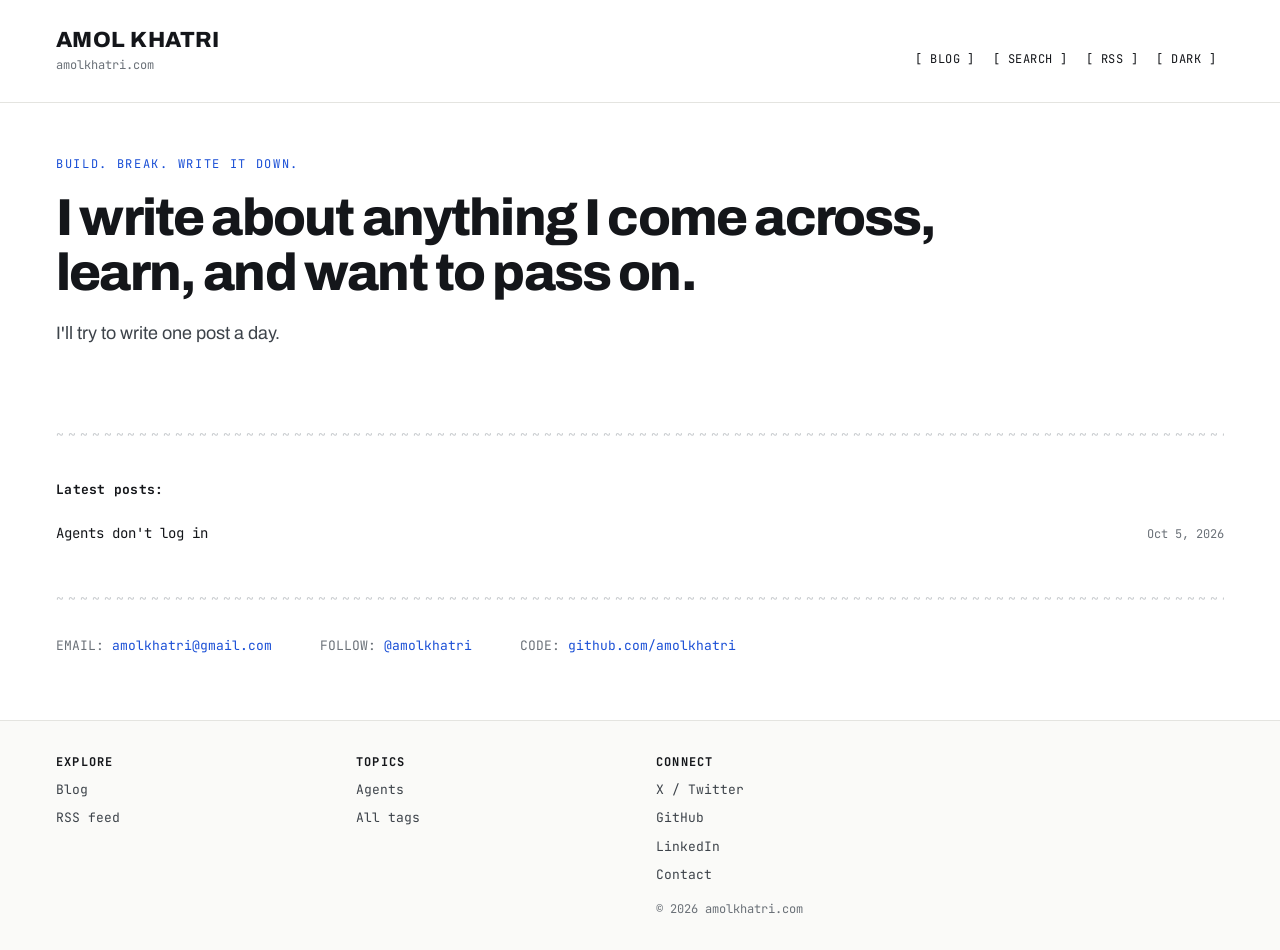
<file: index.html>
<!DOCTYPE html><html lang="en" data-theme="light"><head><meta charset="utf-8"><meta name="viewport" content="width=device-width, initial-scale=1"><title>Amol Khatri — things I learn, written down</title><meta name="description" content="Short posts on anything I come across, learn, and want to pass on. One a day, if I can."><link rel="canonical" href="https://amolkhatri.com/"><meta property="og:type" content="website"><meta property="og:title" content="Amol Khatri — things I learn, written down"><meta property="og:description" content="Short posts on anything I come across, learn, and want to pass on. One a day, if I can."><meta property="og:url" content="https://amolkhatri.com/"><meta property="og:site_name" content="amolkhatri.com"><meta property="og:image" content="https://amolkhatri.com/og.png"><meta property="og:image:width" content="1200"><meta property="og:image:height" content="630"><meta property="og:image:alt" content="Amol Khatri — amolkhatri.com"><meta name="twitter:card" content="summary_large_image"><meta name="twitter:title" content="Amol Khatri — things I learn, written down"><meta name="twitter:description" content="Short posts on anything I come across, learn, and want to pass on. One a day, if I can."><meta name="twitter:image" content="https://amolkhatri.com/og.png"><meta name="theme-color" content="#ffffff" media="(prefers-color-scheme: light)"><meta name="theme-color" content="#0b0e11" media="(prefers-color-scheme: dark)"><link rel="icon" href="/favicon.svg" type="image/svg+xml"><link rel="alternate" type="application/rss+xml" title="amolkhatri.com" href="/rss.xml"><link rel="sitemap" href="/sitemap-index.xml"><!--
      Resolve the theme before first paint so there is no light flash on a
      dark-mode reload. Kept inline and tiny on purpose.
    --><script>
      (() => {
        try {
          const stored = localStorage.getItem('theme');
          const dark = stored
            ? stored === 'dark'
            : window.matchMedia('(prefers-color-scheme: dark)').matches;
          document.documentElement.dataset.theme = dark ? 'dark' : 'light';
        } catch {
          /* Private mode or blocked storage: the light default stands. */
        }
      })();
    </script><link rel="stylesheet" href="/_astro/Base.6Z8OEpAk.css"><script type="module" src="/_astro/page.CMFgH77u.js"></script></head><body><a class="skip-link" href="#main">Skip to content</a><header class="masthead"><div class="wrap masthead__inner"><a class="wordmark" href="/"><span class="wordmark__name">AMOL KHATRI</span><span class="wordmark__host">amolkhatri.com</span></a><nav class="nav" aria-label="Primary"><a href="/blog">[ BLOG ]</a><a href="/search">[ SEARCH ]</a><a href="/rss.xml">[ RSS ]</a><button class="theme-toggle" type="button" data-theme-toggle aria-live="polite"><span class="visually-hidden">Toggle colour theme</span><span data-theme-label>[ THEME ]</span></button><script type="module">var e=document.querySelector(`[data-theme-toggle]`),t=document.querySelector(`[data-theme-label]`),n=document.documentElement;function r(){let r=n.dataset.theme===`dark`;t&&(t.textContent=r?`[ LIGHT ]`:`[ DARK ]`),e?.setAttribute(`aria-label`,r?`Switch to light theme`:`Switch to dark theme`)}e?.addEventListener(`click`,()=>{let e=n.dataset.theme===`dark`?`light`:`dark`;n.dataset.theme=e;try{localStorage.setItem(`theme`,e)}catch{}r()}),r();</script></nav></div></header><main id="main"><div class="wrap"><section class="hero"><div class="label label--accent">BUILD. BREAK. WRITE IT DOWN.</div><h1>I write about anything I come across, learn, and want to pass on.</h1><p>I'll try to write one post a day.</p></section><div class="squiggle" aria-hidden="true">~~~~~~~~~~~~~~~~~~~~~~~~~~~~~~~~~~~~~~~~~~~~~~~~~~~~~~~~~~~~~~~~~~~~~~~~~~~~~~~~~~~~~~~~~~~~~~~~~~~~~~~~~~~~~~~~~~~~~~~~~~~~~~~~~~~~~~~~~~~~~~~~~~~~~~~~~~~~~~~~~~~~~~~~~~~~~~~~~~~~~~~~~~~~~~~~~~~~~~~~</div><div class="cols cols--single"><section class="col" aria-labelledby="latest-posts"><h2 class="heading-sm" id="latest-posts">Latest posts:</h2><div class="rows"><a class="row" href="/blog/agent-delegation"><span class="row__title">Agents don&#39;t log in</span><time class="row__date" datetime="2026-10-05">Oct 5, 2026</time></a></div></section></div><div class="squiggle" aria-hidden="true">~~~~~~~~~~~~~~~~~~~~~~~~~~~~~~~~~~~~~~~~~~~~~~~~~~~~~~~~~~~~~~~~~~~~~~~~~~~~~~~~~~~~~~~~~~~~~~~~~~~~~~~~~~~~~~~~~~~~~~~~~~~~~~~~~~~~~~~~~~~~~~~~~~~~~~~~~~~~~~~~~~~~~~~~~~~~~~~~~~~~~~~~~~~~~~~~~~~~~~~~</div><div class="contact-row"><div><span class="contact-row__key">EMAIL:</span> <a href="mailto:amolkhatri@gmail.com">amolkhatri@gmail.com</a></div><div><span class="contact-row__key">FOLLOW:</span> <a href="https://x.com/amolkhatri" rel="me noopener">@amolkhatri</a></div><div><span class="contact-row__key">CODE:</span> <a href="https://github.com/amolkhatri" rel="me noopener">github.com/amolkhatri</a></div></div></div></main><footer class="site-footer"><div class="wrap site-footer__inner"><div class="footer-col"><div class="footer-col__head">EXPLORE</div><a href="/blog">Blog</a><a href="/rss.xml">RSS feed</a></div><div class="footer-col"><div class="footer-col__head">TOPICS</div><a href="/tags/agents">Agents</a><a href="/tags">All tags</a></div><div class="footer-col"><div class="footer-col__head">CONNECT</div><a href="https://x.com/amolkhatri" rel="me noopener">X / Twitter</a><a href="https://github.com/amolkhatri" rel="me noopener">GitHub</a><a href="https://www.linkedin.com/in/amolkhatri" rel="me noopener">LinkedIn</a><a href="mailto:amolkhatri@gmail.com">Contact</a><div class="footer-col__fine">© 2026 amolkhatri.com</div></div></div></footer></body></html>
</file>
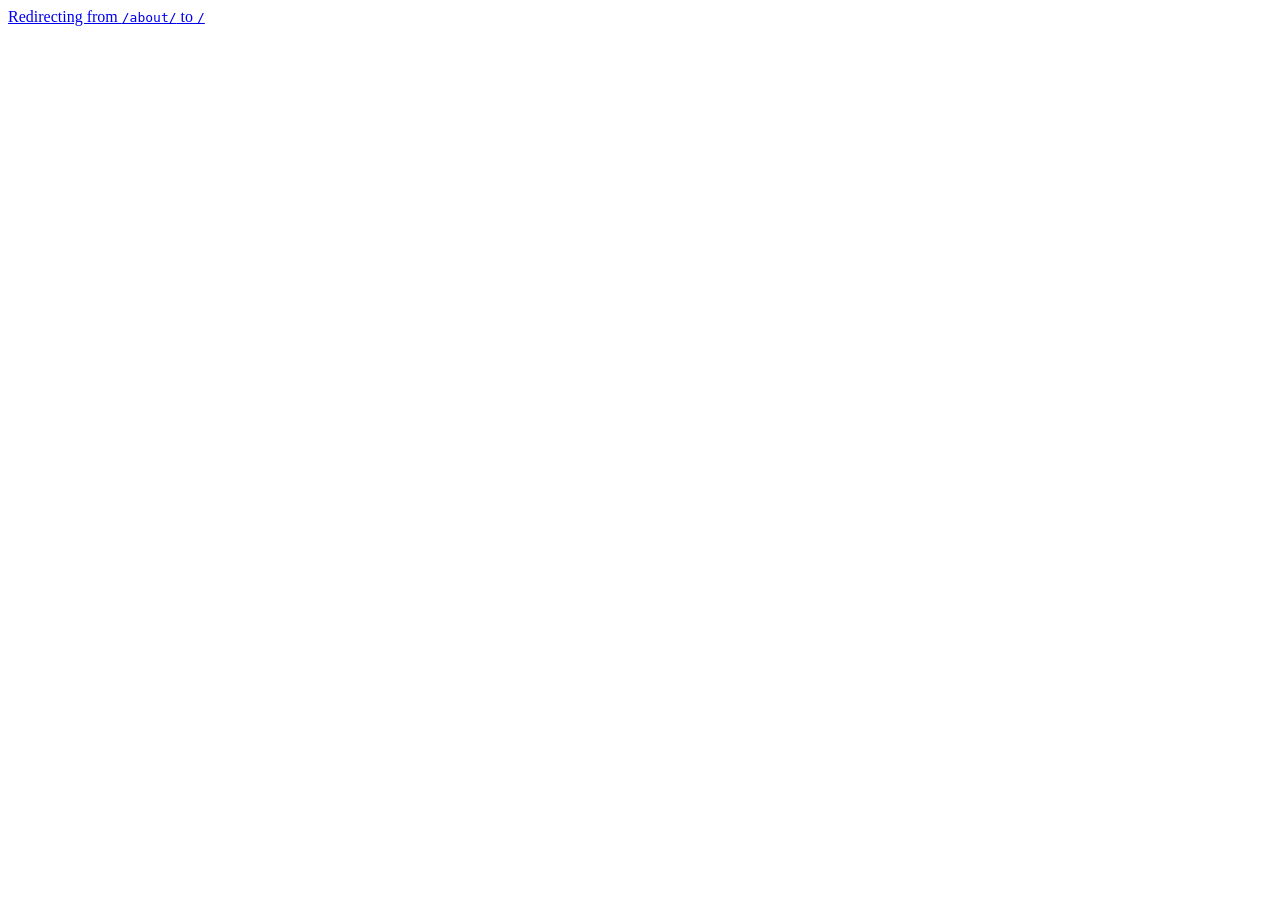
<file: about/index.html>
<!doctype html><title>Redirecting to: /</title><meta http-equiv="refresh" content="2;url=/"><meta name="robots" content="noindex"><link rel="canonical" href="https://amolkhatri.com/"><body>	<a href="/">Redirecting from <code>/about/</code> to <code>/</code></a></body>
</file>
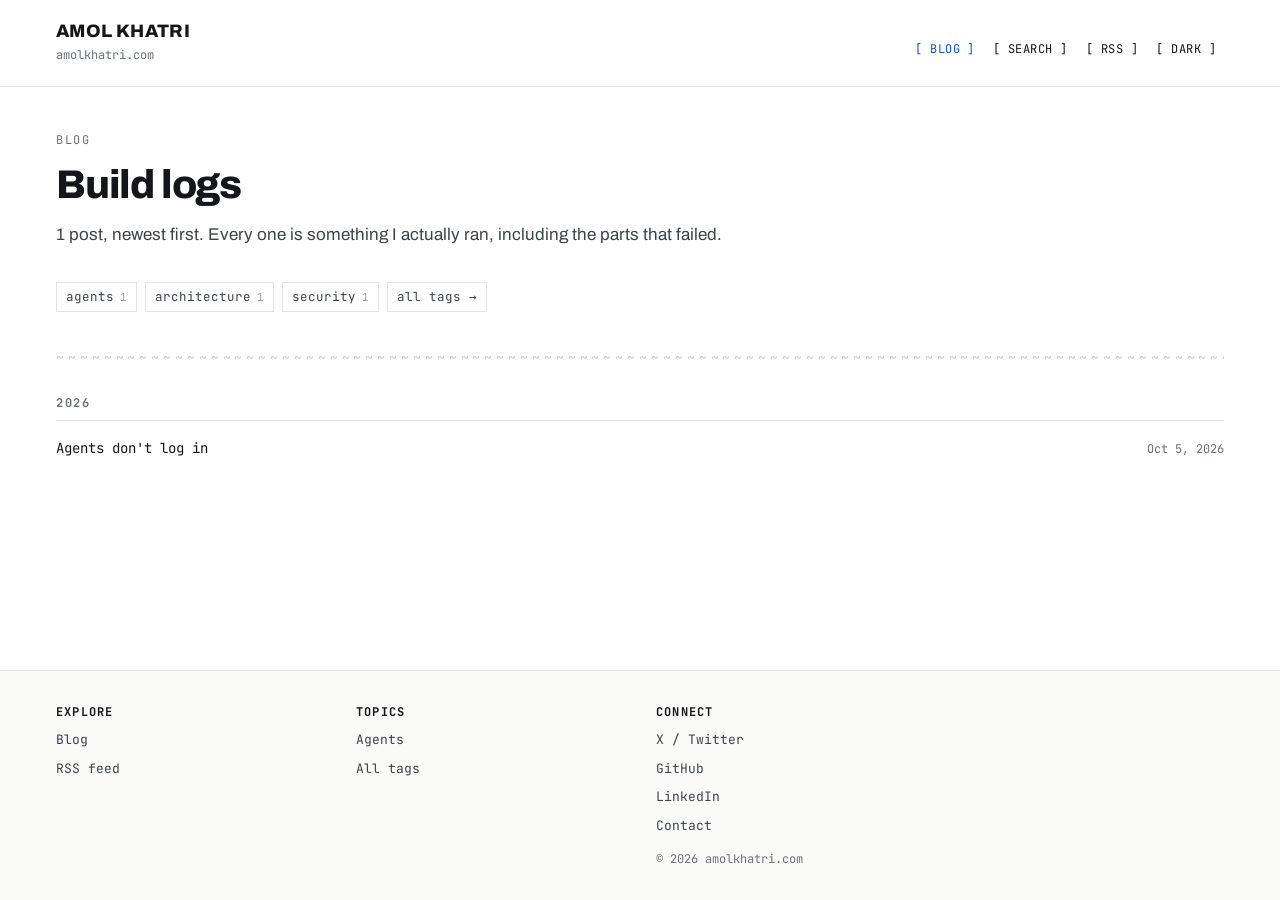
<file: blog/index.html>
<!DOCTYPE html><html lang="en" data-theme="light"><head><meta charset="utf-8"><meta name="viewport" content="width=device-width, initial-scale=1"><title>Blog — amolkhatri.com</title><meta name="description" content="Every build log, newest first: agents, migrations, Core Web Vitals and SEO."><link rel="canonical" href="https://amolkhatri.com/blog/"><meta property="og:type" content="website"><meta property="og:title" content="Blog — amolkhatri.com"><meta property="og:description" content="Every build log, newest first: agents, migrations, Core Web Vitals and SEO."><meta property="og:url" content="https://amolkhatri.com/blog/"><meta property="og:site_name" content="amolkhatri.com"><meta property="og:image" content="https://amolkhatri.com/og.png"><meta property="og:image:width" content="1200"><meta property="og:image:height" content="630"><meta property="og:image:alt" content="Amol Khatri — amolkhatri.com"><meta name="twitter:card" content="summary_large_image"><meta name="twitter:title" content="Blog — amolkhatri.com"><meta name="twitter:description" content="Every build log, newest first: agents, migrations, Core Web Vitals and SEO."><meta name="twitter:image" content="https://amolkhatri.com/og.png"><meta name="theme-color" content="#ffffff" media="(prefers-color-scheme: light)"><meta name="theme-color" content="#0b0e11" media="(prefers-color-scheme: dark)"><link rel="icon" href="/favicon.svg" type="image/svg+xml"><link rel="alternate" type="application/rss+xml" title="amolkhatri.com" href="/rss.xml"><link rel="sitemap" href="/sitemap-index.xml"><!--
      Resolve the theme before first paint so there is no light flash on a
      dark-mode reload. Kept inline and tiny on purpose.
    --><script>
      (() => {
        try {
          const stored = localStorage.getItem('theme');
          const dark = stored
            ? stored === 'dark'
            : window.matchMedia('(prefers-color-scheme: dark)').matches;
          document.documentElement.dataset.theme = dark ? 'dark' : 'light';
        } catch {
          /* Private mode or blocked storage: the light default stands. */
        }
      })();
    </script><link rel="stylesheet" href="/_astro/Base.6Z8OEpAk.css"><script type="module" src="/_astro/page.CMFgH77u.js"></script></head><body><a class="skip-link" href="#main">Skip to content</a><header class="masthead masthead--compact"><div class="wrap masthead__inner"><a class="wordmark" href="/"><span class="wordmark__name">AMOL KHATRI</span><span class="wordmark__host">amolkhatri.com</span></a><nav class="nav" aria-label="Primary"><a href="/blog" aria-current="page">[ BLOG ]</a><a href="/search">[ SEARCH ]</a><a href="/rss.xml">[ RSS ]</a><button class="theme-toggle" type="button" data-theme-toggle aria-live="polite"><span class="visually-hidden">Toggle colour theme</span><span data-theme-label>[ THEME ]</span></button><script type="module">var e=document.querySelector(`[data-theme-toggle]`),t=document.querySelector(`[data-theme-label]`),n=document.documentElement;function r(){let r=n.dataset.theme===`dark`;t&&(t.textContent=r?`[ LIGHT ]`:`[ DARK ]`),e?.setAttribute(`aria-label`,r?`Switch to light theme`:`Switch to dark theme`)}e?.addEventListener(`click`,()=>{let e=n.dataset.theme===`dark`?`light`:`dark`;n.dataset.theme=e;try{localStorage.setItem(`theme`,e)}catch{}r()}),r();</script></nav></div></header><main id="main"><div class="wrap"><section class="page-head"><div class="label">BLOG</div><h1>Build logs</h1><p>1 post, newest first. Every one is something I
        actually ran, including the parts that failed.</p></section><div class="tag-cloud"><a class="tag" href="/tags/agents"><span>agents</span><span class="tag__count">1</span></a><a class="tag" href="/tags/architecture"><span>architecture</span><span class="tag__count">1</span></a><a class="tag" href="/tags/security"><span>security</span><span class="tag__count">1</span></a><a class="tag" href="/tags">all tags →</a></div><div class="squiggle" aria-hidden="true">~~~~~~~~~~~~~~~~~~~~~~~~~~~~~~~~~~~~~~~~~~~~~~~~~~~~~~~~~~~~~~~~~~~~~~~~~~~~~~~~~~~~~~~~~~~~~~~~~~~~~~~~~~~~~~~~~~~~~~~~~~~~~~~~~~~~~~~~~~~~~~~~~~~~~~~~~~~~~~~~~~~~~~~~~~~~~~~~~~~~~~~~~~~~~~~~~~~~~~~~</div><section class="year-group" aria-labelledby="year-2026"><h2 class="year-group__label" id="year-2026">2026</h2><div class="rows"><a class="row" href="/blog/agent-delegation"><span class="row__title">Agents don&#39;t log in</span><time class="row__date" datetime="2026-10-05">Oct 5, 2026</time></a></div></section></div></main><footer class="site-footer"><div class="wrap site-footer__inner"><div class="footer-col"><div class="footer-col__head">EXPLORE</div><a href="/blog">Blog</a><a href="/rss.xml">RSS feed</a></div><div class="footer-col"><div class="footer-col__head">TOPICS</div><a href="/tags/agents">Agents</a><a href="/tags">All tags</a></div><div class="footer-col"><div class="footer-col__head">CONNECT</div><a href="https://x.com/amolkhatri" rel="me noopener">X / Twitter</a><a href="https://github.com/amolkhatri" rel="me noopener">GitHub</a><a href="https://www.linkedin.com/in/amolkhatri" rel="me noopener">LinkedIn</a><a href="mailto:amolkhatri@gmail.com">Contact</a><div class="footer-col__fine">© 2026 amolkhatri.com</div></div></div></footer></body></html>
</file>
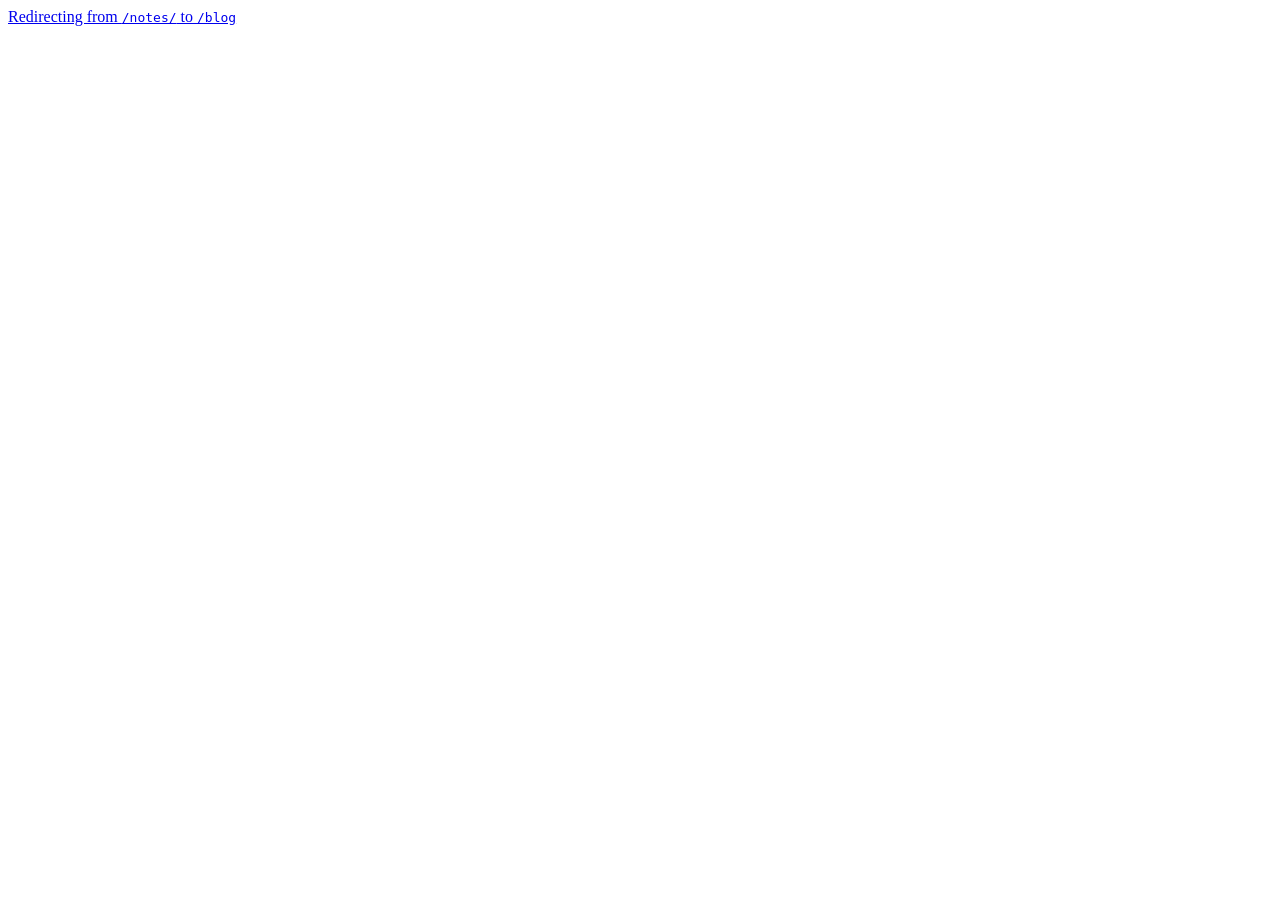
<file: notes/index.html>
<!doctype html><title>Redirecting to: /blog</title><meta http-equiv="refresh" content="2;url=/blog"><meta name="robots" content="noindex"><link rel="canonical" href="https://amolkhatri.com/blog"><body>	<a href="/blog">Redirecting from <code>/notes/</code> to <code>/blog</code></a></body>
</file>
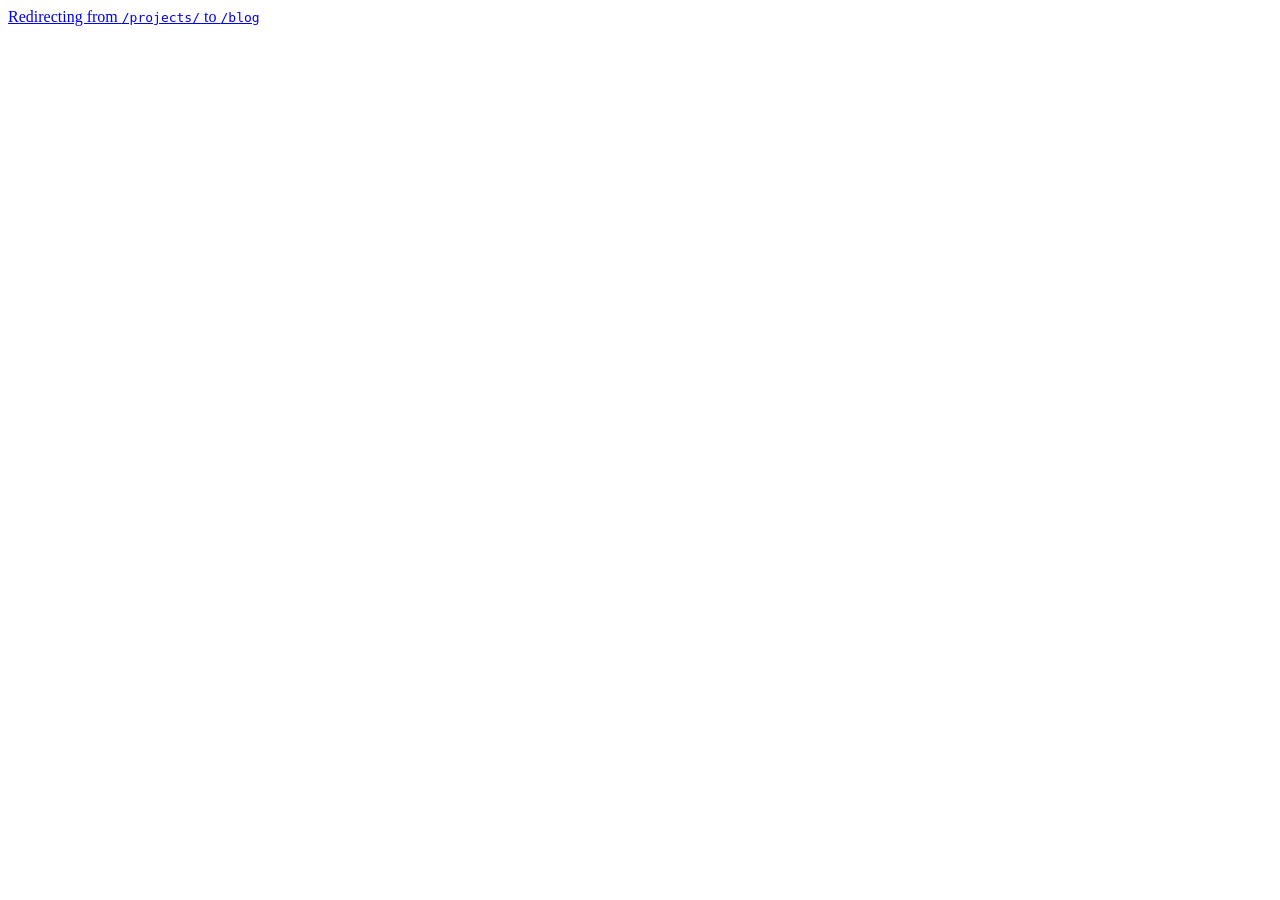
<file: projects/index.html>
<!doctype html><title>Redirecting to: /blog</title><meta http-equiv="refresh" content="2;url=/blog"><meta name="robots" content="noindex"><link rel="canonical" href="https://amolkhatri.com/blog"><body>	<a href="/blog">Redirecting from <code>/projects/</code> to <code>/blog</code></a></body>
</file>
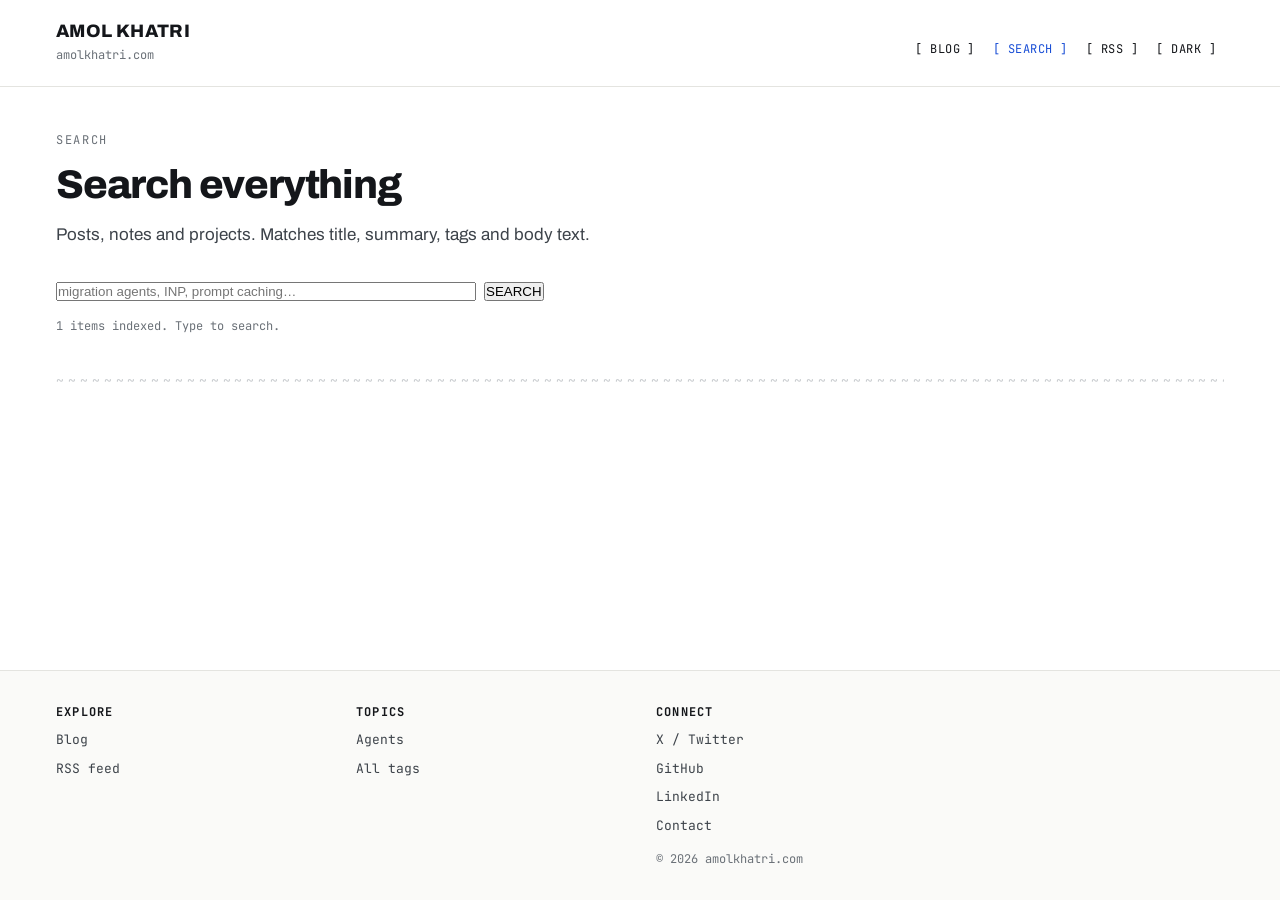
<file: search/index.html>
<!DOCTYPE html><html lang="en" data-theme="light"><head><meta charset="utf-8"><meta name="viewport" content="width=device-width, initial-scale=1"><title>Search — amolkhatri.com</title><meta name="description" content="Search every post, note and project."><link rel="canonical" href="https://amolkhatri.com/search/"><meta name="robots" content="noindex, nofollow"><meta property="og:type" content="website"><meta property="og:title" content="Search — amolkhatri.com"><meta property="og:description" content="Search every post, note and project."><meta property="og:url" content="https://amolkhatri.com/search/"><meta property="og:site_name" content="amolkhatri.com"><meta property="og:image" content="https://amolkhatri.com/og.png"><meta property="og:image:width" content="1200"><meta property="og:image:height" content="630"><meta property="og:image:alt" content="Amol Khatri — amolkhatri.com"><meta name="twitter:card" content="summary_large_image"><meta name="twitter:title" content="Search — amolkhatri.com"><meta name="twitter:description" content="Search every post, note and project."><meta name="twitter:image" content="https://amolkhatri.com/og.png"><meta name="theme-color" content="#ffffff" media="(prefers-color-scheme: light)"><meta name="theme-color" content="#0b0e11" media="(prefers-color-scheme: dark)"><link rel="icon" href="/favicon.svg" type="image/svg+xml"><link rel="alternate" type="application/rss+xml" title="amolkhatri.com" href="/rss.xml"><link rel="sitemap" href="/sitemap-index.xml"><!--
      Resolve the theme before first paint so there is no light flash on a
      dark-mode reload. Kept inline and tiny on purpose.
    --><script>
      (() => {
        try {
          const stored = localStorage.getItem('theme');
          const dark = stored
            ? stored === 'dark'
            : window.matchMedia('(prefers-color-scheme: dark)').matches;
          document.documentElement.dataset.theme = dark ? 'dark' : 'light';
        } catch {
          /* Private mode or blocked storage: the light default stands. */
        }
      })();
    </script><link rel="stylesheet" href="/_astro/Base.6Z8OEpAk.css"><script type="module" src="/_astro/page.CMFgH77u.js"></script></head><body><a class="skip-link" href="#main">Skip to content</a><header class="masthead masthead--compact"><div class="wrap masthead__inner"><a class="wordmark" href="/"><span class="wordmark__name">AMOL KHATRI</span><span class="wordmark__host">amolkhatri.com</span></a><nav class="nav" aria-label="Primary"><a href="/blog">[ BLOG ]</a><a href="/search" aria-current="page">[ SEARCH ]</a><a href="/rss.xml">[ RSS ]</a><button class="theme-toggle" type="button" data-theme-toggle aria-live="polite"><span class="visually-hidden">Toggle colour theme</span><span data-theme-label>[ THEME ]</span></button><script type="module">var e=document.querySelector(`[data-theme-toggle]`),t=document.querySelector(`[data-theme-label]`),n=document.documentElement;function r(){let r=n.dataset.theme===`dark`;t&&(t.textContent=r?`[ LIGHT ]`:`[ DARK ]`),e?.setAttribute(`aria-label`,r?`Switch to light theme`:`Switch to dark theme`)}e?.addEventListener(`click`,()=>{let e=n.dataset.theme===`dark`?`light`:`dark`;n.dataset.theme=e;try{localStorage.setItem(`theme`,e)}catch{}r()}),r();</script></nav></div></header><main id="main"><div class="wrap"><section class="page-head"><div class="label">SEARCH</div><h1>Search everything</h1><p>Posts, notes and projects. Matches title, summary, tags and body text.</p></section><form class="search-form" role="search" data-search-form><label class="visually-hidden" for="q">Search terms</label><input class="field" id="q" name="q" type="search" placeholder="migration agents, INP, prompt caching…" autocomplete="off" autocapitalize="off" spellcheck="false"><button class="btn" type="submit">SEARCH</button></form><p class="search-meta" data-search-meta aria-live="polite">Loading index…</p><div class="squiggle" aria-hidden="true">~~~~~~~~~~~~~~~~~~~~~~~~~~~~~~~~~~~~~~~~~~~~~~~~~~~~~~~~~~~~~~~~~~~~~~~~~~~~~~~~~~~~~~~~~~~~~~~~~~~~~~~~~~~~~~~~~~~~~~~~~~~~~~~~~~~~~~~~~~~~~~~~~~~~~~~~~~~~~~~~~~~~~~~~~~~~~~~~~~~~~~~~~~~~~~~~~~~~~~~~</div><div class="rows" data-search-results></div><noscript><p class="empty">Search needs JavaScript. Browse <a class="link" href="/blog">all posts</a> or<a class="link" href="/tags">by tag</a> instead.</p></noscript></div></main><footer class="site-footer"><div class="wrap site-footer__inner"><div class="footer-col"><div class="footer-col__head">EXPLORE</div><a href="/blog">Blog</a><a href="/rss.xml">RSS feed</a></div><div class="footer-col"><div class="footer-col__head">TOPICS</div><a href="/tags/agents">Agents</a><a href="/tags">All tags</a></div><div class="footer-col"><div class="footer-col__head">CONNECT</div><a href="https://x.com/amolkhatri" rel="me noopener">X / Twitter</a><a href="https://github.com/amolkhatri" rel="me noopener">GitHub</a><a href="https://www.linkedin.com/in/amolkhatri" rel="me noopener">LinkedIn</a><a href="mailto:amolkhatri@gmail.com">Contact</a><div class="footer-col__fine">© 2026 amolkhatri.com</div></div></div></footer></body></html><script type="module">var e=document.querySelector(`[data-search-form]`),t=document.querySelector(`#q`),n=document.querySelector(`[data-search-meta]`),r=document.querySelector(`[data-search-results]`),i=[];function a(e,t){let n=e.title.toLowerCase(),r=e.description.toLowerCase(),i=e.tags.join(` `).toLowerCase(),a=e.text.toLowerCase(),o=0;for(let e of t){let t=0;if(n.includes(e)&&(t+=10),i.includes(e)&&(t+=5),r.includes(e)&&(t+=3),a.includes(e)&&(t+=1),t===0)return 0;o+=t}return o}function o(e){if(!r||!n)return;r.textContent=``;let t=e.toLowerCase().split(/\s+/).filter(Boolean);if(t.length===0){n.textContent=`${i.length} items indexed. Type to search.`;return}let o=i.map(e=>({doc:e,rank:a(e,t)})).filter(e=>e.rank>0).sort((e,t)=>t.rank-e.rank||e.doc.title.localeCompare(t.doc.title)).slice(0,40);n.textContent=o.length?`${o.length} match${o.length===1?``:`es`} for "${e}".`:`No matches for "${e}".`;for(let{doc:e}of o){let t=document.createElement(`a`);t.className=`row`,t.href=e.url;let n=document.createElement(`span`);n.className=`row__title`,n.textContent=e.title;let i=document.createElement(`span`);i.className=`row__date`,i.textContent=e.date?`${e.kind} · ${e.date}`:e.kind,t.append(n,i),r.append(t)}}async function s(){try{let e=await fetch(`/search.json`);if(!e.ok)throw Error(String(e.status));i=await e.json();let n=new URLSearchParams(location.search).get(`q`)??``;t&&n&&(t.value=n),o(n)}catch{n&&(n.textContent=`Could not load the search index.`)}}t?.addEventListener(`input`,()=>o(t.value.trim())),e?.addEventListener(`submit`,e=>{e.preventDefault();let n=t?.value.trim()??``,r=new URL(location.href);n?r.searchParams.set(`q`,n):r.searchParams.delete(`q`),history.replaceState(null,``,r),o(n)}),s();</script>
</file>
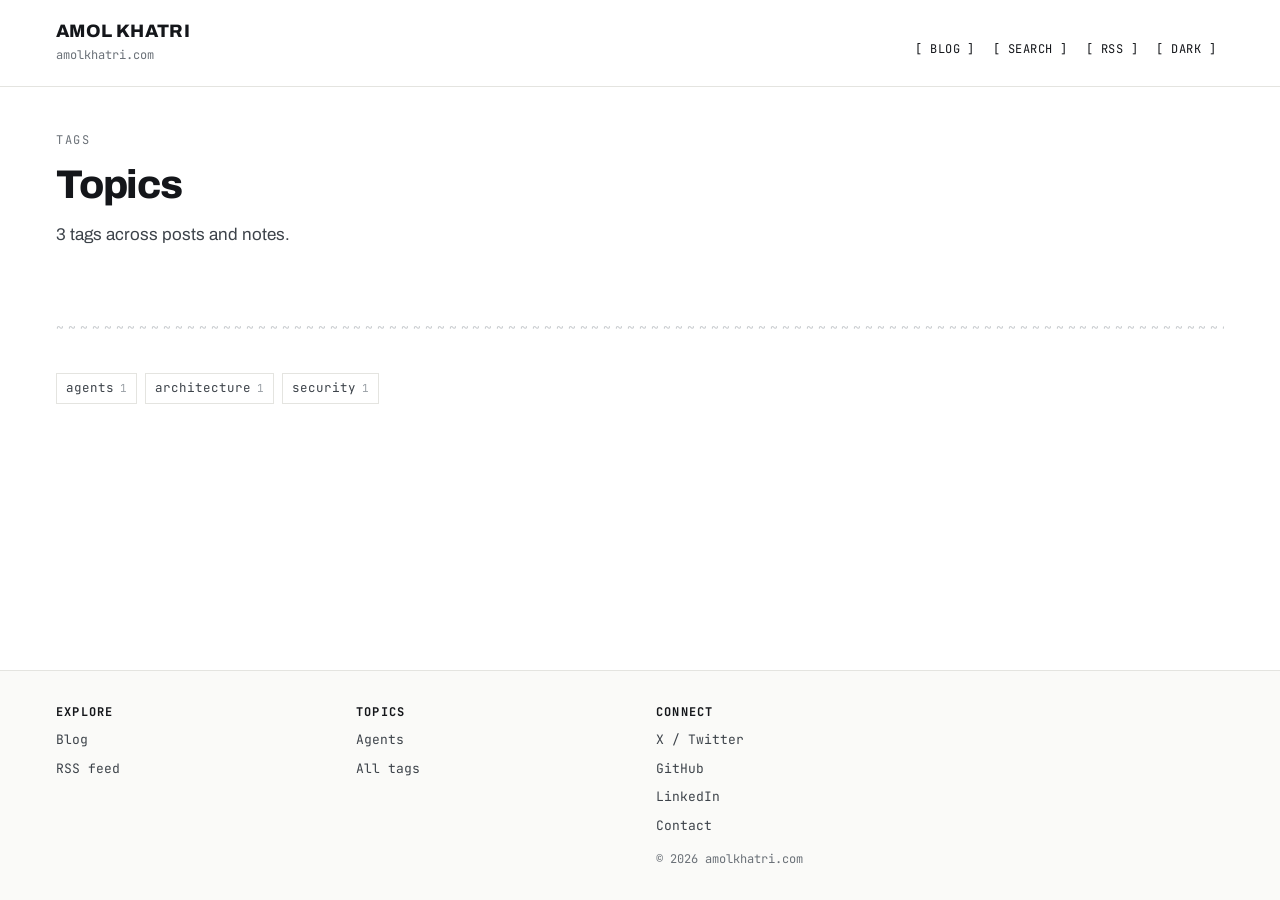
<file: tags/index.html>
<!DOCTYPE html><html lang="en" data-theme="light"><head><meta charset="utf-8"><meta name="viewport" content="width=device-width, initial-scale=1"><title>Tags — amolkhatri.com</title><meta name="description" content="Every topic covered across posts and notes."><link rel="canonical" href="https://amolkhatri.com/tags/"><meta property="og:type" content="website"><meta property="og:title" content="Tags — amolkhatri.com"><meta property="og:description" content="Every topic covered across posts and notes."><meta property="og:url" content="https://amolkhatri.com/tags/"><meta property="og:site_name" content="amolkhatri.com"><meta property="og:image" content="https://amolkhatri.com/og.png"><meta property="og:image:width" content="1200"><meta property="og:image:height" content="630"><meta property="og:image:alt" content="Amol Khatri — amolkhatri.com"><meta name="twitter:card" content="summary_large_image"><meta name="twitter:title" content="Tags — amolkhatri.com"><meta name="twitter:description" content="Every topic covered across posts and notes."><meta name="twitter:image" content="https://amolkhatri.com/og.png"><meta name="theme-color" content="#ffffff" media="(prefers-color-scheme: light)"><meta name="theme-color" content="#0b0e11" media="(prefers-color-scheme: dark)"><link rel="icon" href="/favicon.svg" type="image/svg+xml"><link rel="alternate" type="application/rss+xml" title="amolkhatri.com" href="/rss.xml"><link rel="sitemap" href="/sitemap-index.xml"><!--
      Resolve the theme before first paint so there is no light flash on a
      dark-mode reload. Kept inline and tiny on purpose.
    --><script>
      (() => {
        try {
          const stored = localStorage.getItem('theme');
          const dark = stored
            ? stored === 'dark'
            : window.matchMedia('(prefers-color-scheme: dark)').matches;
          document.documentElement.dataset.theme = dark ? 'dark' : 'light';
        } catch {
          /* Private mode or blocked storage: the light default stands. */
        }
      })();
    </script><link rel="stylesheet" href="/_astro/Base.6Z8OEpAk.css"><script type="module" src="/_astro/page.CMFgH77u.js"></script></head><body><a class="skip-link" href="#main">Skip to content</a><header class="masthead masthead--compact"><div class="wrap masthead__inner"><a class="wordmark" href="/"><span class="wordmark__name">AMOL KHATRI</span><span class="wordmark__host">amolkhatri.com</span></a><nav class="nav" aria-label="Primary"><a href="/blog">[ BLOG ]</a><a href="/search">[ SEARCH ]</a><a href="/rss.xml">[ RSS ]</a><button class="theme-toggle" type="button" data-theme-toggle aria-live="polite"><span class="visually-hidden">Toggle colour theme</span><span data-theme-label>[ THEME ]</span></button><script type="module">var e=document.querySelector(`[data-theme-toggle]`),t=document.querySelector(`[data-theme-label]`),n=document.documentElement;function r(){let r=n.dataset.theme===`dark`;t&&(t.textContent=r?`[ LIGHT ]`:`[ DARK ]`),e?.setAttribute(`aria-label`,r?`Switch to light theme`:`Switch to dark theme`)}e?.addEventListener(`click`,()=>{let e=n.dataset.theme===`dark`?`light`:`dark`;n.dataset.theme=e;try{localStorage.setItem(`theme`,e)}catch{}r()}),r();</script></nav></div></header><main id="main"><div class="wrap"><section class="page-head"><div class="label">TAGS</div><h1>Topics</h1><p>3 tags across posts and notes.</p></section><div class="squiggle" aria-hidden="true">~~~~~~~~~~~~~~~~~~~~~~~~~~~~~~~~~~~~~~~~~~~~~~~~~~~~~~~~~~~~~~~~~~~~~~~~~~~~~~~~~~~~~~~~~~~~~~~~~~~~~~~~~~~~~~~~~~~~~~~~~~~~~~~~~~~~~~~~~~~~~~~~~~~~~~~~~~~~~~~~~~~~~~~~~~~~~~~~~~~~~~~~~~~~~~~~~~~~~~~~</div><div class="tag-cloud tag-cloud--spaced"><a class="tag" href="/tags/agents"><span>agents</span><span class="tag__count">1</span></a><a class="tag" href="/tags/architecture"><span>architecture</span><span class="tag__count">1</span></a><a class="tag" href="/tags/security"><span>security</span><span class="tag__count">1</span></a></div></div></main><footer class="site-footer"><div class="wrap site-footer__inner"><div class="footer-col"><div class="footer-col__head">EXPLORE</div><a href="/blog">Blog</a><a href="/rss.xml">RSS feed</a></div><div class="footer-col"><div class="footer-col__head">TOPICS</div><a href="/tags/agents">Agents</a><a href="/tags">All tags</a></div><div class="footer-col"><div class="footer-col__head">CONNECT</div><a href="https://x.com/amolkhatri" rel="me noopener">X / Twitter</a><a href="https://github.com/amolkhatri" rel="me noopener">GitHub</a><a href="https://www.linkedin.com/in/amolkhatri" rel="me noopener">LinkedIn</a><a href="mailto:amolkhatri@gmail.com">Contact</a><div class="footer-col__fine">© 2026 amolkhatri.com</div></div></div></footer></body></html>
</file>
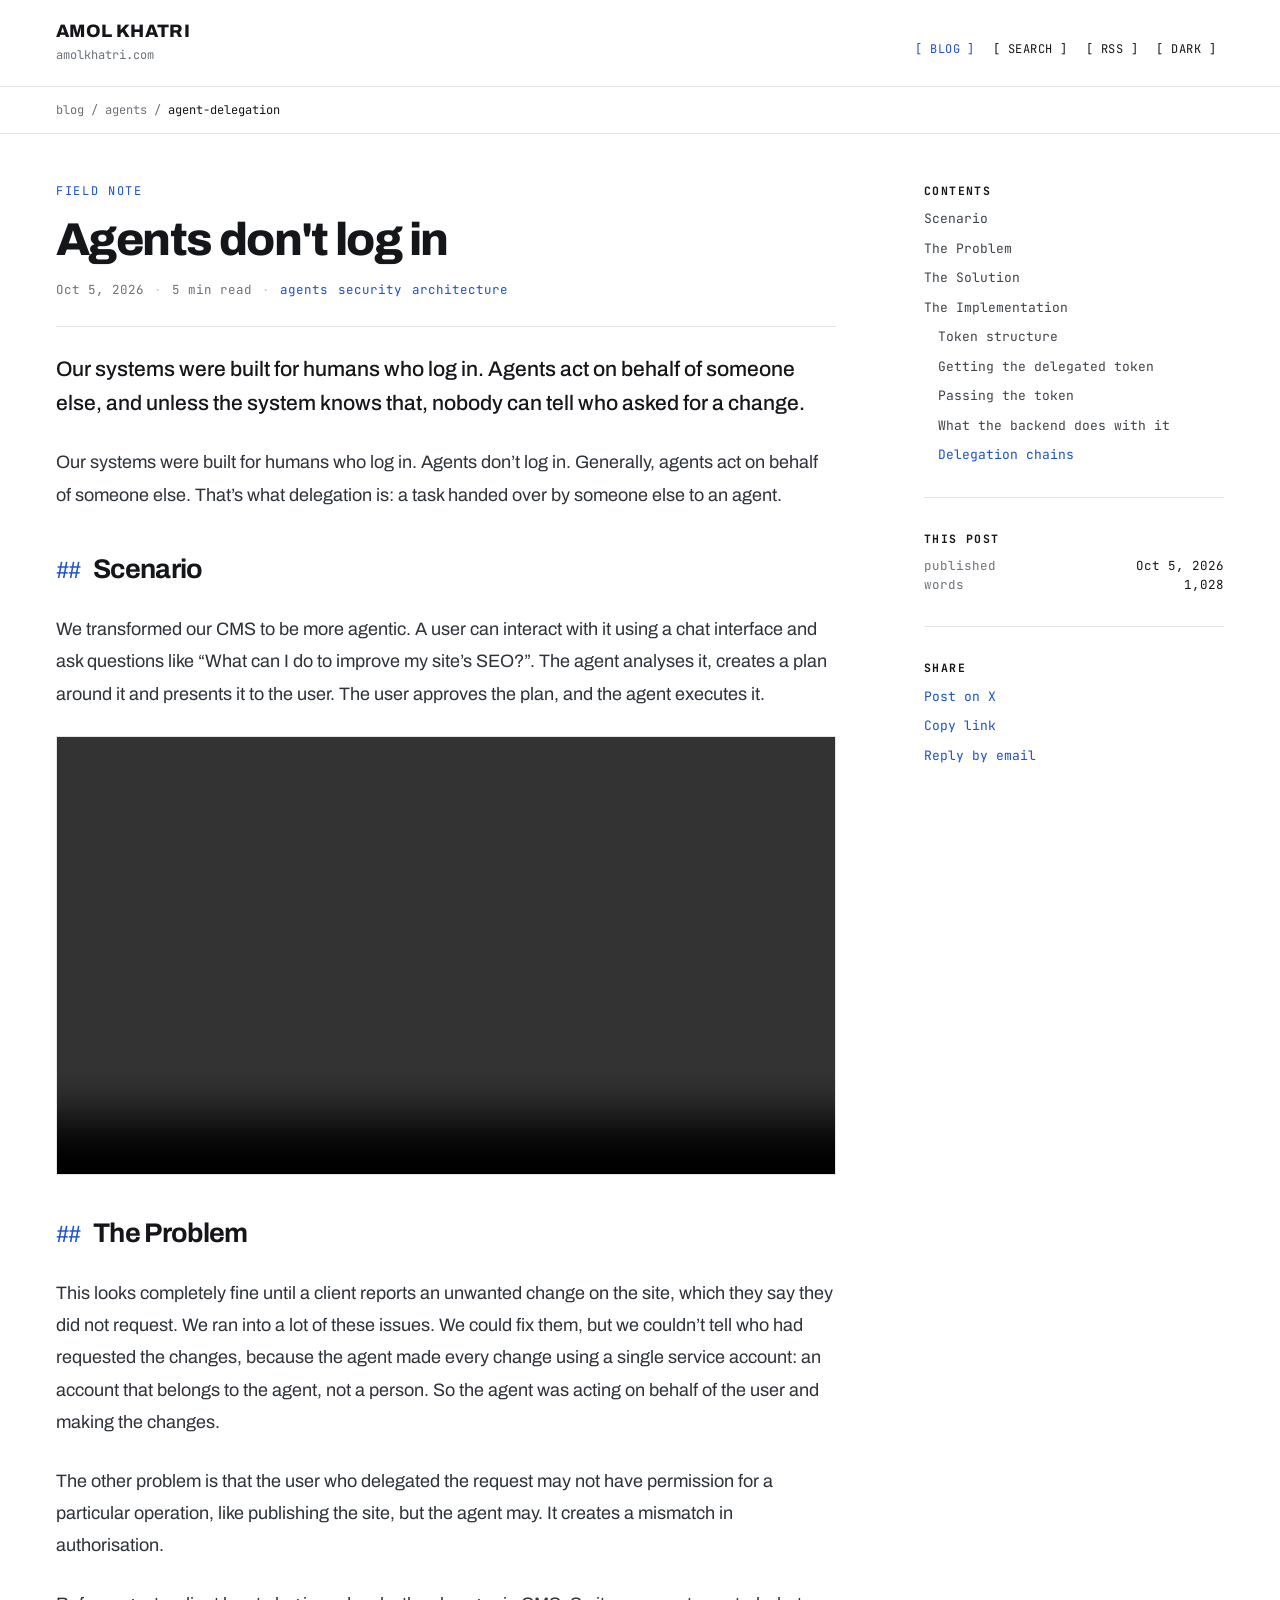
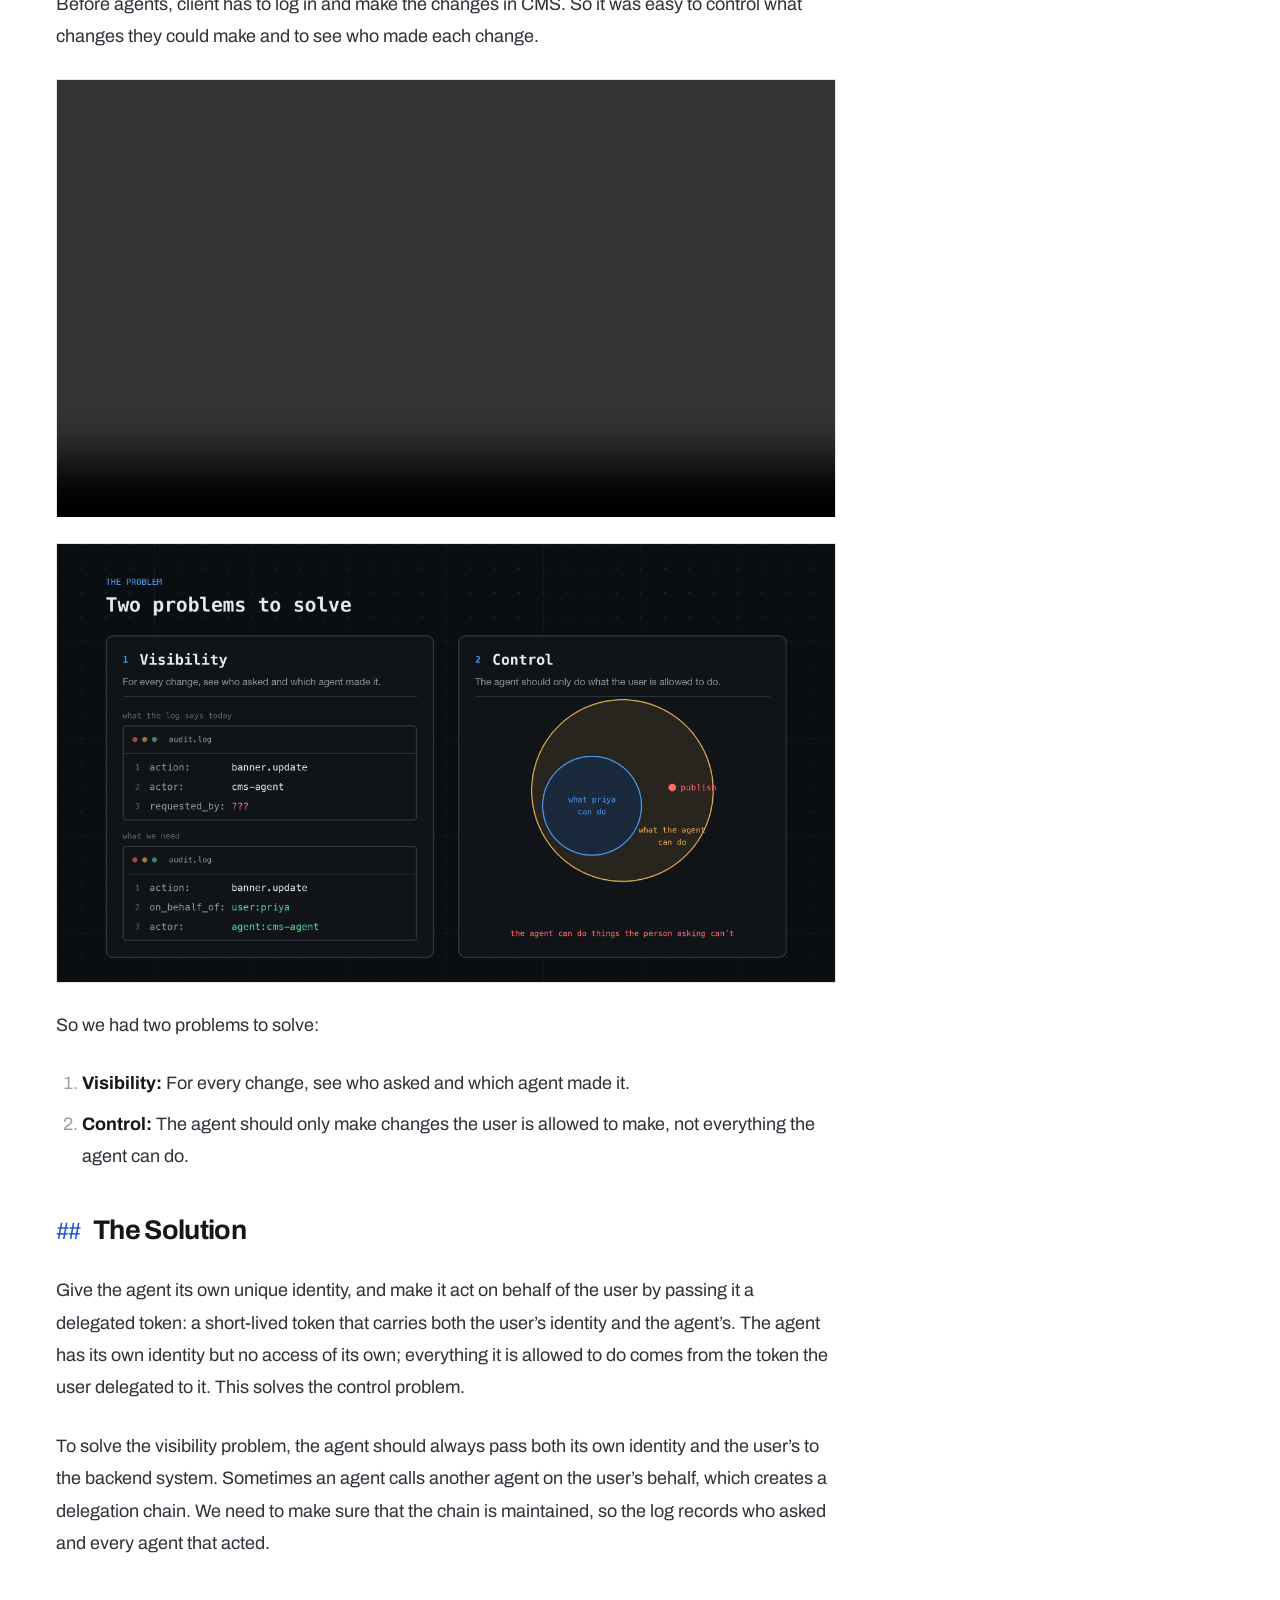
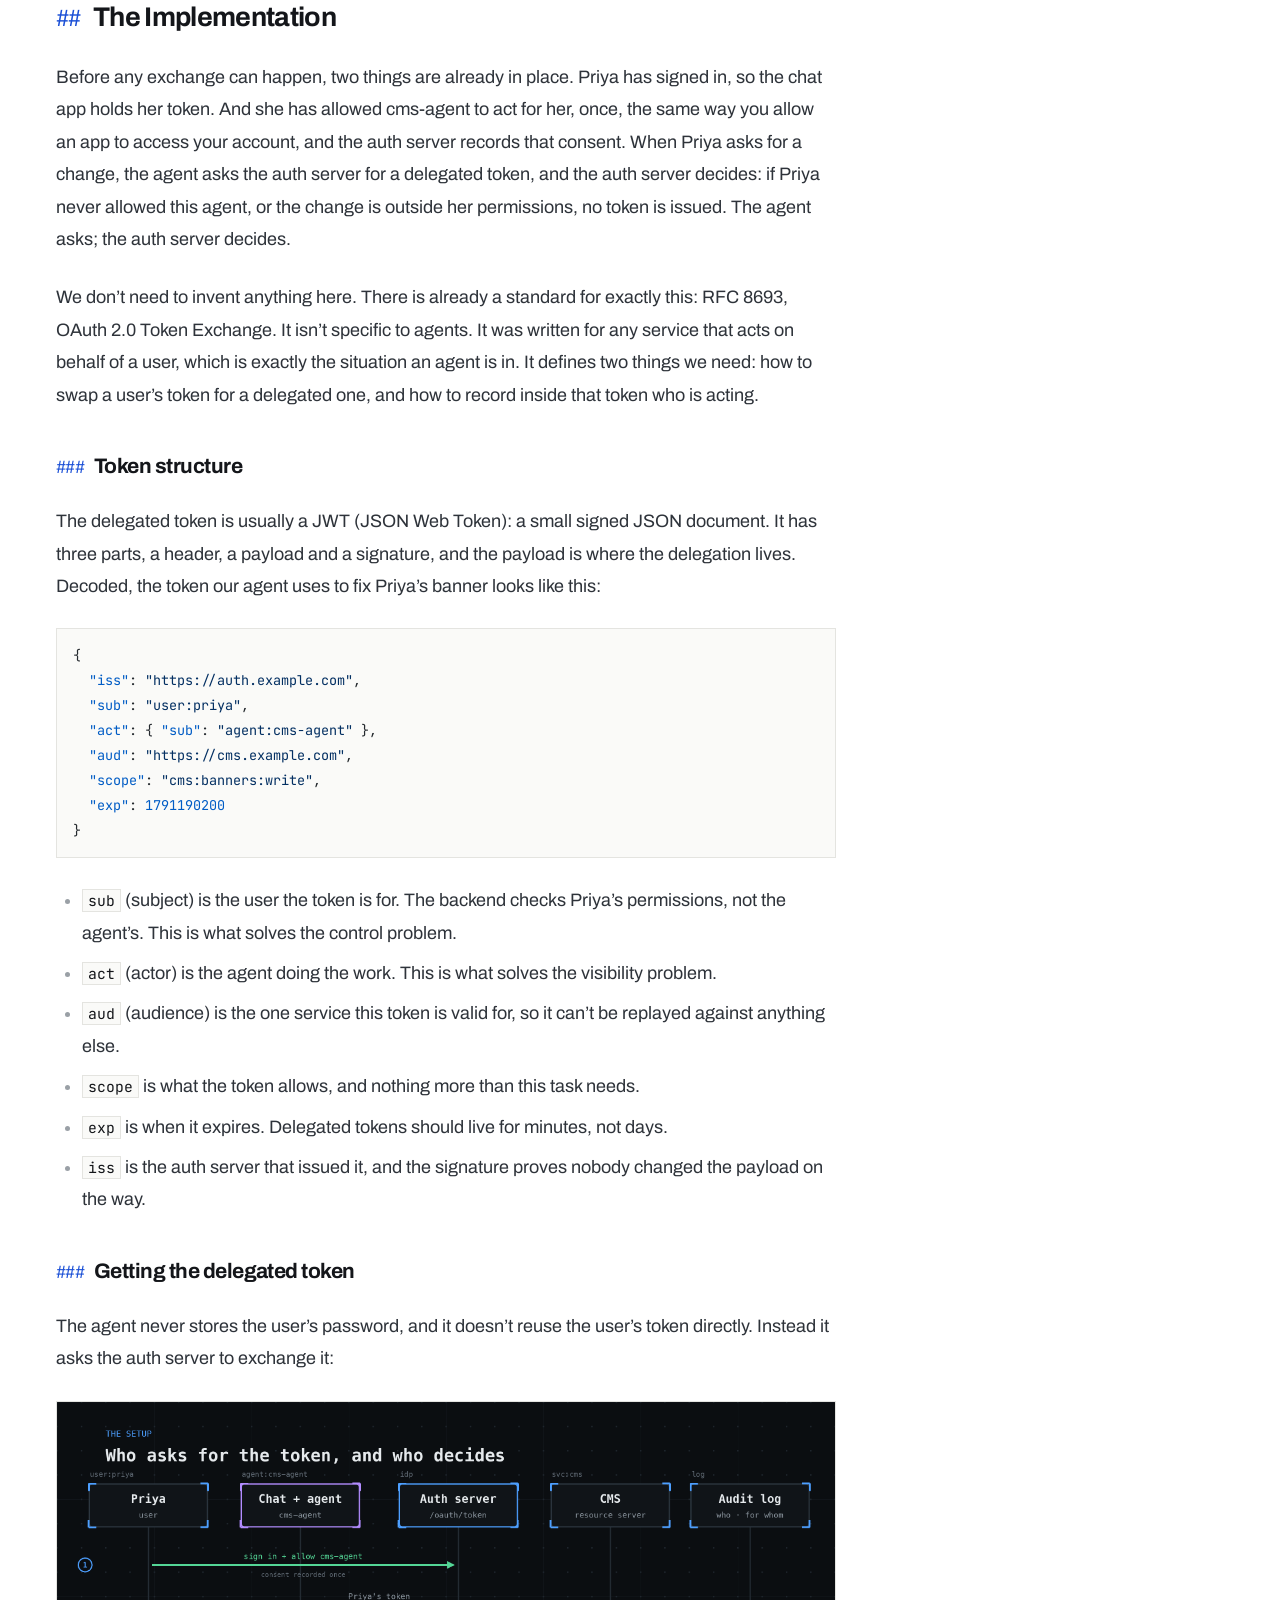
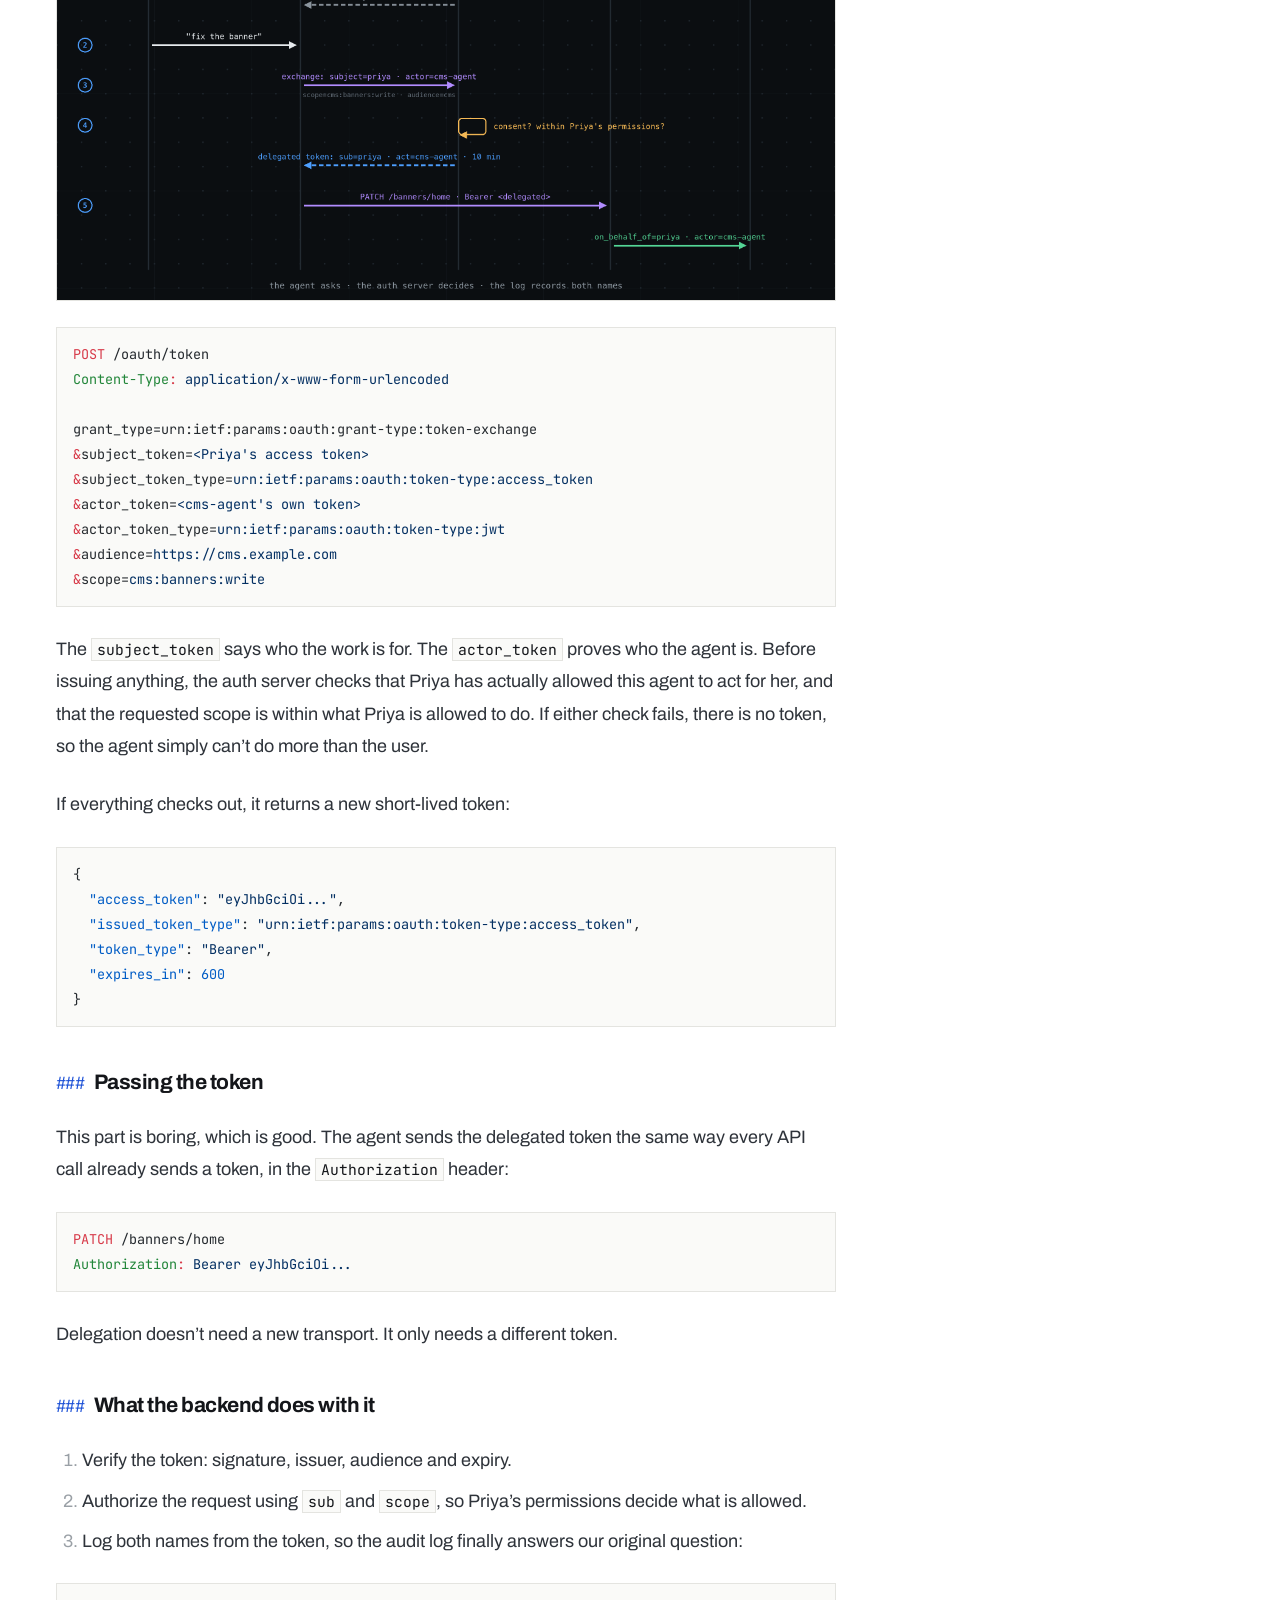
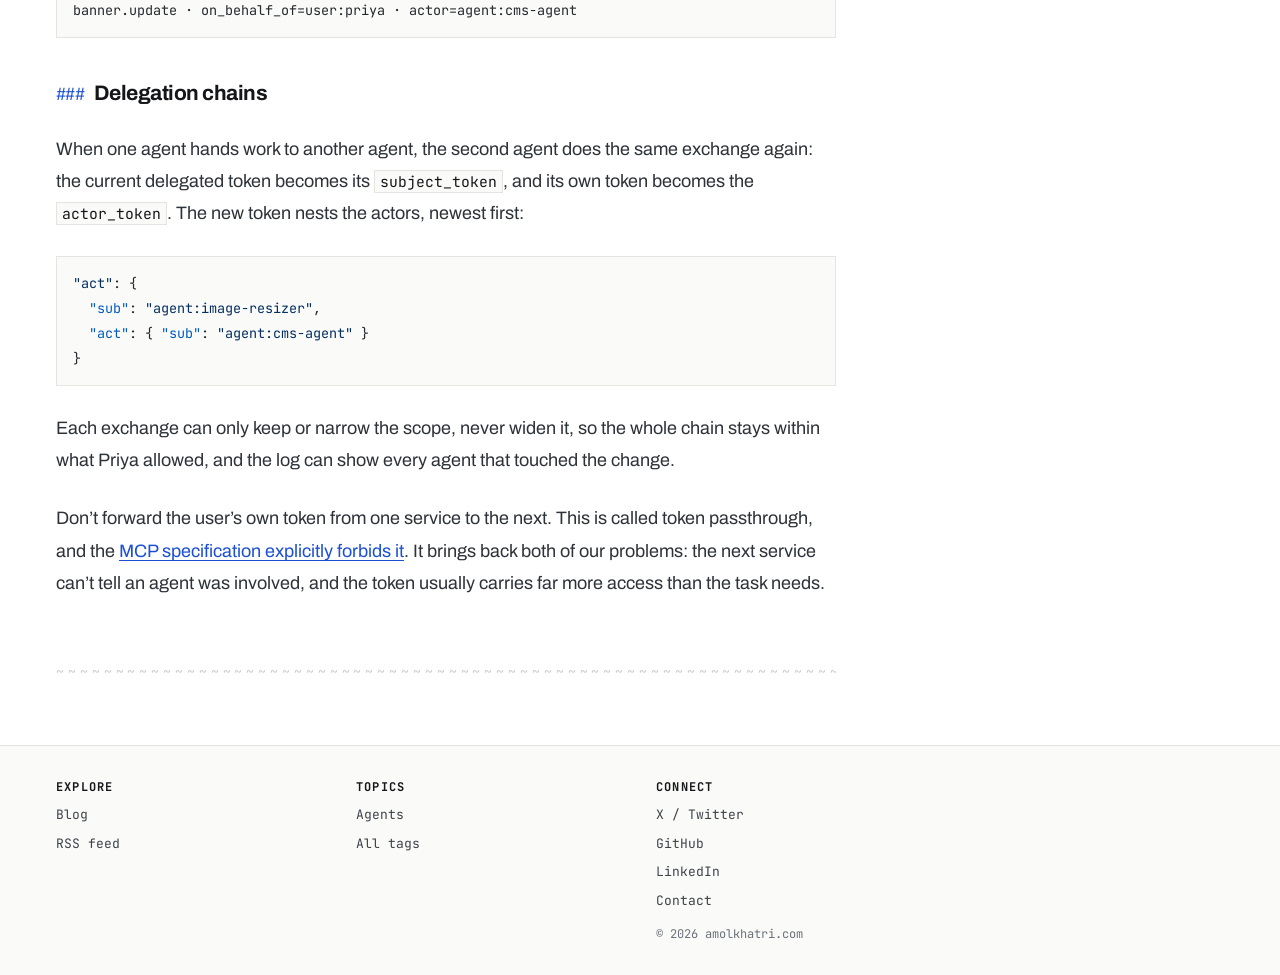
<file: blog/agent-delegation/index.html>
<!DOCTYPE html><html lang="en" data-theme="light"><head><meta charset="utf-8"><meta name="viewport" content="width=device-width, initial-scale=1"><title>Agents don&#39;t log in — amolkhatri.com</title><meta name="description" content="Our systems were built for humans who log in. Agents act on behalf of someone else, and unless the system knows that, nobody can tell who asked for a change."><link rel="canonical" href="https://amolkhatri.com/blog/agent-delegation/"><meta property="og:type" content="article"><meta property="og:title" content="Agents don't log in — amolkhatri.com"><meta property="og:description" content="Our systems were built for humans who log in. Agents act on behalf of someone else, and unless the system knows that, nobody can tell who asked for a change."><meta property="og:url" content="https://amolkhatri.com/blog/agent-delegation/"><meta property="og:site_name" content="amolkhatri.com"><meta property="og:image" content="https://amolkhatri.com/og.png"><meta property="og:image:width" content="1200"><meta property="og:image:height" content="630"><meta property="og:image:alt" content="Amol Khatri — amolkhatri.com"><meta name="twitter:card" content="summary_large_image"><meta name="twitter:title" content="Agents don't log in — amolkhatri.com"><meta name="twitter:description" content="Our systems were built for humans who log in. Agents act on behalf of someone else, and unless the system knows that, nobody can tell who asked for a change."><meta name="twitter:image" content="https://amolkhatri.com/og.png"><meta property="article:published_time" content="2026-10-05T00:00:00.000Z"><meta name="theme-color" content="#ffffff" media="(prefers-color-scheme: light)"><meta name="theme-color" content="#0b0e11" media="(prefers-color-scheme: dark)"><link rel="icon" href="/favicon.svg" type="image/svg+xml"><link rel="alternate" type="application/rss+xml" title="amolkhatri.com" href="/rss.xml"><link rel="sitemap" href="/sitemap-index.xml"><!--
      Resolve the theme before first paint so there is no light flash on a
      dark-mode reload. Kept inline and tiny on purpose.
    --><script>
      (() => {
        try {
          const stored = localStorage.getItem('theme');
          const dark = stored
            ? stored === 'dark'
            : window.matchMedia('(prefers-color-scheme: dark)').matches;
          document.documentElement.dataset.theme = dark ? 'dark' : 'light';
        } catch {
          /* Private mode or blocked storage: the light default stands. */
        }
      })();
    </script><link rel="stylesheet" href="/_astro/Base.6Z8OEpAk.css"><script type="module" src="/_astro/page.CMFgH77u.js"></script></head><body><a class="skip-link" href="#main">Skip to content</a><header class="masthead masthead--compact"><div class="wrap masthead__inner"><a class="wordmark" href="/"><span class="wordmark__name">AMOL KHATRI</span><span class="wordmark__host">amolkhatri.com</span></a><nav class="nav" aria-label="Primary"><a href="/blog" aria-current="page">[ BLOG ]</a><a href="/search">[ SEARCH ]</a><a href="/rss.xml">[ RSS ]</a><button class="theme-toggle" type="button" data-theme-toggle aria-live="polite"><span class="visually-hidden">Toggle colour theme</span><span data-theme-label>[ THEME ]</span></button><script type="module">var e=document.querySelector(`[data-theme-toggle]`),t=document.querySelector(`[data-theme-label]`),n=document.documentElement;function r(){let r=n.dataset.theme===`dark`;t&&(t.textContent=r?`[ LIGHT ]`:`[ DARK ]`),e?.setAttribute(`aria-label`,r?`Switch to light theme`:`Switch to dark theme`)}e?.addEventListener(`click`,()=>{let e=n.dataset.theme===`dark`?`light`:`dark`;n.dataset.theme=e;try{localStorage.setItem(`theme`,e)}catch{}r()}),r();</script></nav></div></header><div class="crumbs"><nav class="wrap crumbs__inner" aria-label="Breadcrumb"><a href="/blog">blog</a><span> / </span><a href="/tags/agents">agents</a><span> / </span><span class="crumbs__current">agent-delegation</span></nav></div><main id="main"><div class="wrap article-shell"><article class="article"><header class="article__head"><div class="label label--accent">FIELD NOTE</div><h1>Agents don&#39;t log in</h1><div class="article__meta"><time datetime="2026-10-05">Oct 5, 2026</time><span class="sep">·</span><span>5 min read</span><span class="sep">·</span><a href="/tags/agents">agents</a><a href="/tags/security">security</a><a href="/tags/architecture">architecture</a></div></header><hr class="hairline"><p class="standfirst">Our systems were built for humans who log in. Agents act on behalf of someone else, and unless the system knows that, nobody can tell who asked for a change.</p><div class="prose"><p>Our systems were built for humans who log in. Agents don’t log in. Generally, agents act on behalf of someone else. That’s what delegation is: a task handed over by someone else to an agent.</p>
<h2 id="scenario">Scenario</h2>
<p>We transformed our CMS to be more agentic. A user can interact with it using a chat interface and ask questions like “What can I do to improve my site’s SEO?”. The agent analyses it, creates a plan around it and presents it to the user. The user approves the plan, and the agent executes it.</p>
<figure><video src="/blog/agent-delegation/agentic-cms.mp4" controls preload="metadata" playsinline></video></figure>
<h2 id="the-problem">The Problem</h2>
<p>This looks completely fine until a client reports an unwanted change on the site, which they say they did not request. We ran into a lot of these issues. We could fix them, but we couldn’t tell who had requested the changes, because the agent made every change using a single service account: an account that belongs to the agent, not a person. So the agent was acting on behalf of the user and making the changes.</p>
<p>The other problem is that the user who delegated the request may not have permission for a particular operation, like publishing the site, but the agent may. It creates a mismatch in authorisation.</p>
<p>Before agents, client has to log in and make the changes in CMS. So it was easy to control what changes they could make and to see who made each change.</p>
<figure><video src="/blog/agent-delegation/before-agents.mp4" controls preload="metadata" playsinline></video></figure>
<p><img src="/blog/agent-delegation/two-problems.png" alt=""></p>
<p>So we had two problems to solve:</p>
<ol>
<li><strong>Visibility:</strong> For every change, see who asked and which agent made it.</li>
<li><strong>Control:</strong> The agent should only make changes the user is allowed to make, not everything the agent can do.</li>
</ol>
<h2 id="the-solution">The Solution</h2>
<p>Give the agent its own unique identity, and make it act on behalf of the user by passing it a delegated token: a short-lived token that carries both the user’s identity and the agent’s. The agent has its own identity but no access of its own; everything it is allowed to do comes from the token the user delegated to it. This solves the control problem.</p>
<p>To solve the visibility problem, the agent should always pass both its own identity and the user’s to the backend system. Sometimes an agent calls another agent on the user’s behalf, which creates a delegation chain. We need to make sure that the chain is maintained, so the log records who asked and every agent that acted.</p>
<h2 id="the-implementation">The Implementation</h2>
<p>Before any exchange can happen, two things are already in place. Priya has signed in, so the chat app holds her token. And she has allowed cms-agent to act for her, once, the same way you allow an app to access your account, and the auth server records that consent. When Priya asks for a change, the agent asks the auth server for a delegated token, and the auth server decides: if Priya never allowed this agent, or the change is outside her permissions, no token is issued. The agent asks; the auth server decides.</p>
<p>We don’t need to invent anything here. There is already a standard for exactly this: RFC 8693, OAuth 2.0 Token Exchange. It isn’t specific to agents. It was written for any service that acts on behalf of a user, which is exactly the situation an agent is in. It defines two things we need: how to swap a user’s token for a delegated one, and how to record inside that token who is acting.</p>
<h3 id="token-structure">Token structure</h3>
<p>The delegated token is usually a JWT (JSON Web Token): a small signed JSON document. It has three parts, a header, a payload and a signature, and the payload is where the delegation lives. Decoded, the token our agent uses to fix Priya’s banner looks like this:</p>
<pre class="astro-code astro-code-themes github-light github-dark-dimmed" style="background-color:#fff;--shiki-dark-bg:#22272e;color:#24292e;--shiki-dark:#adbac7; overflow-x: auto;" tabindex="0" data-language="json"><code><span class="line"><span style="color:#24292E;--shiki-dark:#ADBAC7">{</span></span>
<span class="line"><span style="color:#005CC5;--shiki-dark:#8DDB8C">  "iss"</span><span style="color:#24292E;--shiki-dark:#ADBAC7">: </span><span style="color:#032F62;--shiki-dark:#96D0FF">"https://auth.example.com"</span><span style="color:#24292E;--shiki-dark:#ADBAC7">,</span></span>
<span class="line"><span style="color:#005CC5;--shiki-dark:#8DDB8C">  "sub"</span><span style="color:#24292E;--shiki-dark:#ADBAC7">: </span><span style="color:#032F62;--shiki-dark:#96D0FF">"user:priya"</span><span style="color:#24292E;--shiki-dark:#ADBAC7">,</span></span>
<span class="line"><span style="color:#005CC5;--shiki-dark:#8DDB8C">  "act"</span><span style="color:#24292E;--shiki-dark:#ADBAC7">: { </span><span style="color:#005CC5;--shiki-dark:#8DDB8C">"sub"</span><span style="color:#24292E;--shiki-dark:#ADBAC7">: </span><span style="color:#032F62;--shiki-dark:#96D0FF">"agent:cms-agent"</span><span style="color:#24292E;--shiki-dark:#ADBAC7"> },</span></span>
<span class="line"><span style="color:#005CC5;--shiki-dark:#8DDB8C">  "aud"</span><span style="color:#24292E;--shiki-dark:#ADBAC7">: </span><span style="color:#032F62;--shiki-dark:#96D0FF">"https://cms.example.com"</span><span style="color:#24292E;--shiki-dark:#ADBAC7">,</span></span>
<span class="line"><span style="color:#005CC5;--shiki-dark:#8DDB8C">  "scope"</span><span style="color:#24292E;--shiki-dark:#ADBAC7">: </span><span style="color:#032F62;--shiki-dark:#96D0FF">"cms:banners:write"</span><span style="color:#24292E;--shiki-dark:#ADBAC7">,</span></span>
<span class="line"><span style="color:#005CC5;--shiki-dark:#8DDB8C">  "exp"</span><span style="color:#24292E;--shiki-dark:#ADBAC7">: </span><span style="color:#005CC5;--shiki-dark:#6CB6FF">1791190200</span></span>
<span class="line"><span style="color:#24292E;--shiki-dark:#ADBAC7">}</span></span></code></pre>
<ul>
<li><code>sub</code> (subject) is the user the token is for. The backend checks Priya’s permissions, not the agent’s. This is what solves the control problem.</li>
<li><code>act</code> (actor) is the agent doing the work. This is what solves the visibility problem.</li>
<li><code>aud</code> (audience) is the one service this token is valid for, so it can’t be replayed against anything else.</li>
<li><code>scope</code> is what the token allows, and nothing more than this task needs.</li>
<li><code>exp</code> is when it expires. Delegated tokens should live for minutes, not days.</li>
<li><code>iss</code> is the auth server that issued it, and the signature proves nobody changed the payload on the way.</li>
</ul>
<h3 id="getting-the-delegated-token">Getting the delegated token</h3>
<p>The agent never stores the user’s password, and it doesn’t reuse the user’s token directly. Instead it asks the auth server to exchange it:</p>
<p><img src="/blog/agent-delegation/delegation-setup.png" alt=""></p>
<pre class="astro-code astro-code-themes github-light github-dark-dimmed" style="background-color:#fff;--shiki-dark-bg:#22272e;color:#24292e;--shiki-dark:#adbac7; overflow-x: auto;" tabindex="0" data-language="http"><code><span class="line"><span style="color:#D73A49;--shiki-dark:#F47067">POST</span><span style="color:#24292E;--shiki-dark:#ADBAC7"> /oauth/token</span></span>
<span class="line"><span style="color:#22863A;--shiki-dark:#8DDB8C">Content-Type</span><span style="color:#D73A49;--shiki-dark:#F47067">:</span><span style="color:#032F62;--shiki-dark:#96D0FF"> application/x-www-form-urlencoded</span></span>
<span class="line"></span>
<span class="line"><span style="color:#24292E;--shiki-dark:#ADBAC7">grant_type=urn:ietf:params:oauth:grant-type:token-exchange</span></span>
<span class="line"><span style="color:#D73A49;--shiki-dark:#F47067">&amp;</span><span style="color:#24292E;--shiki-dark:#ADBAC7">subject_token=</span><span style="color:#032F62;--shiki-dark:#96D0FF">&lt;Priya's access token&gt;</span></span>
<span class="line"><span style="color:#D73A49;--shiki-dark:#F47067">&amp;</span><span style="color:#24292E;--shiki-dark:#ADBAC7">subject_token_type=</span><span style="color:#032F62;--shiki-dark:#96D0FF">urn:ietf:params:oauth:token-type:access_token</span></span>
<span class="line"><span style="color:#D73A49;--shiki-dark:#F47067">&amp;</span><span style="color:#24292E;--shiki-dark:#ADBAC7">actor_token=</span><span style="color:#032F62;--shiki-dark:#96D0FF">&lt;cms-agent's own token&gt;</span></span>
<span class="line"><span style="color:#D73A49;--shiki-dark:#F47067">&amp;</span><span style="color:#24292E;--shiki-dark:#ADBAC7">actor_token_type=</span><span style="color:#032F62;--shiki-dark:#96D0FF">urn:ietf:params:oauth:token-type:jwt</span></span>
<span class="line"><span style="color:#D73A49;--shiki-dark:#F47067">&amp;</span><span style="color:#24292E;--shiki-dark:#ADBAC7">audience=</span><span style="color:#032F62;--shiki-dark:#96D0FF">https://cms.example.com</span></span>
<span class="line"><span style="color:#D73A49;--shiki-dark:#F47067">&amp;</span><span style="color:#24292E;--shiki-dark:#ADBAC7">scope=</span><span style="color:#032F62;--shiki-dark:#96D0FF">cms:banners:write</span></span></code></pre>
<p>The <code>subject_token</code> says who the work is for. The <code>actor_token</code> proves who the agent is. Before issuing anything, the auth server checks that Priya has actually allowed this agent to act for her, and that the requested scope is within what Priya is allowed to do. If either check fails, there is no token, so the agent simply can’t do more than the user.</p>
<p>If everything checks out, it returns a new short-lived token:</p>
<pre class="astro-code astro-code-themes github-light github-dark-dimmed" style="background-color:#fff;--shiki-dark-bg:#22272e;color:#24292e;--shiki-dark:#adbac7; overflow-x: auto;" tabindex="0" data-language="json"><code><span class="line"><span style="color:#24292E;--shiki-dark:#ADBAC7">{</span></span>
<span class="line"><span style="color:#005CC5;--shiki-dark:#8DDB8C">  "access_token"</span><span style="color:#24292E;--shiki-dark:#ADBAC7">: </span><span style="color:#032F62;--shiki-dark:#96D0FF">"eyJhbGciOi..."</span><span style="color:#24292E;--shiki-dark:#ADBAC7">,</span></span>
<span class="line"><span style="color:#005CC5;--shiki-dark:#8DDB8C">  "issued_token_type"</span><span style="color:#24292E;--shiki-dark:#ADBAC7">: </span><span style="color:#032F62;--shiki-dark:#96D0FF">"urn:ietf:params:oauth:token-type:access_token"</span><span style="color:#24292E;--shiki-dark:#ADBAC7">,</span></span>
<span class="line"><span style="color:#005CC5;--shiki-dark:#8DDB8C">  "token_type"</span><span style="color:#24292E;--shiki-dark:#ADBAC7">: </span><span style="color:#032F62;--shiki-dark:#96D0FF">"Bearer"</span><span style="color:#24292E;--shiki-dark:#ADBAC7">,</span></span>
<span class="line"><span style="color:#005CC5;--shiki-dark:#8DDB8C">  "expires_in"</span><span style="color:#24292E;--shiki-dark:#ADBAC7">: </span><span style="color:#005CC5;--shiki-dark:#6CB6FF">600</span></span>
<span class="line"><span style="color:#24292E;--shiki-dark:#ADBAC7">}</span></span></code></pre>
<h3 id="passing-the-token">Passing the token</h3>
<p>This part is boring, which is good. The agent sends the delegated token the same way every API call already sends a token, in the <code>Authorization</code> header:</p>
<pre class="astro-code astro-code-themes github-light github-dark-dimmed" style="background-color:#fff;--shiki-dark-bg:#22272e;color:#24292e;--shiki-dark:#adbac7; overflow-x: auto;" tabindex="0" data-language="http"><code><span class="line"><span style="color:#D73A49;--shiki-dark:#F47067">PATCH</span><span style="color:#24292E;--shiki-dark:#ADBAC7"> /banners/home</span></span>
<span class="line"><span style="color:#22863A;--shiki-dark:#8DDB8C">Authorization</span><span style="color:#D73A49;--shiki-dark:#F47067">:</span><span style="color:#032F62;--shiki-dark:#96D0FF"> Bearer eyJhbGciOi...</span></span></code></pre>
<p>Delegation doesn’t need a new transport. It only needs a different token.</p>
<h3 id="what-the-backend-does-with-it">What the backend does with it</h3>
<ol>
<li>Verify the token: signature, issuer, audience and expiry.</li>
<li>Authorize the request using <code>sub</code> and <code>scope</code>, so Priya’s permissions decide what is allowed.</li>
<li>Log both names from the token, so the audit log finally answers our original question:</li>
</ol>
<pre class="astro-code astro-code-themes github-light github-dark-dimmed" style="background-color:#fff;--shiki-dark-bg:#22272e;color:#24292e;--shiki-dark:#adbac7; overflow-x: auto;" tabindex="0" data-language="plaintext"><code><span class="line"><span>banner.update · on_behalf_of=user:priya · actor=agent:cms-agent</span></span></code></pre>
<h3 id="delegation-chains">Delegation chains</h3>
<p>When one agent hands work to another agent, the second agent does the same exchange again: the current delegated token becomes its <code>subject_token</code>, and its own token becomes the <code>actor_token</code>. The new token nests the actors, newest first:</p>
<pre class="astro-code astro-code-themes github-light github-dark-dimmed" style="background-color:#fff;--shiki-dark-bg:#22272e;color:#24292e;--shiki-dark:#adbac7; overflow-x: auto;" tabindex="0" data-language="json"><code><span class="line"><span style="color:#032F62;--shiki-dark:#96D0FF">"act"</span><span style="color:#24292E;--shiki-dark:#ADBAC7">: {</span></span>
<span class="line"><span style="color:#005CC5;--shiki-dark:#8DDB8C">  "sub"</span><span style="color:#24292E;--shiki-dark:#ADBAC7">: </span><span style="color:#032F62;--shiki-dark:#96D0FF">"agent:image-resizer"</span><span style="color:#24292E;--shiki-dark:#ADBAC7">,</span></span>
<span class="line"><span style="color:#005CC5;--shiki-dark:#8DDB8C">  "act"</span><span style="color:#24292E;--shiki-dark:#ADBAC7">: { </span><span style="color:#005CC5;--shiki-dark:#8DDB8C">"sub"</span><span style="color:#24292E;--shiki-dark:#ADBAC7">: </span><span style="color:#032F62;--shiki-dark:#96D0FF">"agent:cms-agent"</span><span style="color:#24292E;--shiki-dark:#ADBAC7"> }</span></span>
<span class="line"><span style="color:#24292E;--shiki-dark:#ADBAC7">}</span></span></code></pre>
<p>Each exchange can only keep or narrow the scope, never widen it, so the whole chain stays within what Priya allowed, and the log can show every agent that touched the change.</p>
<p>Don’t forward the user’s own token from one service to the next. This is called token passthrough, and the <a href="https://modelcontextprotocol.io/specification/2025-06-18/basic/authorization#access-token-privilege-restriction">MCP specification explicitly forbids it</a>. It brings back both of our problems: the next service can’t tell an agent was involved, and the token usually carries far more access than the task needs.</p>
</div><div class="squiggle" aria-hidden="true">~~~~~~~~~~~~~~~~~~~~~~~~~~~~~~~~~~~~~~~~~~~~~~~~~~~~~~~~~~~~~~~~~~~~~~~~~~~~~~~~~~~~~~~~~~~~~~~~~~~~~~~~~~~~~~~~~~~~~~~~~~~~~~~~~~~~~~~~~~~~~~~~~~~~~~~~~~~~~~~~~~~~~~~~~~~~~~~~~~~~~~~~~~~~~~~~~~~~~~~~</div></article><aside class="rail"><nav class="rail__block toc" aria-labelledby="toc-head" data-toc><div class="rail__head" id="toc-head">CONTENTS</div><a href="#scenario" data-depth="2">Scenario</a><a href="#the-problem" data-depth="2">The Problem</a><a href="#the-solution" data-depth="2">The Solution</a><a href="#the-implementation" data-depth="2">The Implementation</a><a href="#token-structure" data-depth="3">Token structure</a><a href="#getting-the-delegated-token" data-depth="3">Getting the delegated token</a><a href="#passing-the-token" data-depth="3">Passing the token</a><a href="#what-the-backend-does-with-it" data-depth="3">What the backend does with it</a><a href="#delegation-chains" data-depth="3">Delegation chains</a></nav><script type="module">var e=document.querySelector(`[data-toc]`);if(e){let t=[...e.querySelectorAll(`a[href^="#"]`)],n=new Map(t.map(e=>[decodeURIComponent(e.hash.slice(1)),e])),r=[...n.keys()].map(e=>document.getElementById(e)).filter(e=>e!==null);if(r.length>0){let e,t=new IntersectionObserver(t=>{for(let r of t){if(!r.isIntersecting)continue;let t=n.get(r.target.id);t&&t!==e&&(e?.classList.remove(`is-active`),t.classList.add(`is-active`),e=t)}},{rootMargin:`-15% 0px -70% 0px`,threshold:0});for(let e of r)t.observe(e)}}</script><hr class="hairline"><div class="rail__block"><div class="rail__head">THIS POST</div><dl><div class="rail__kv"><dt>published</dt><dd>Oct 5, 2026</dd></div><div class="rail__kv"><dt>words</dt><dd>1,028</dd></div></dl></div><hr class="hairline"><div class="rail__block"><div class="rail__head">SHARE</div><a class="link" href="https://x.com/intent/post?text=Agents%20don't%20log%20in%20%E2%80%94%20https%3A%2F%2Famolkhatri.com%2Fblog%2Fagent-delegation%2F" rel="noopener" target="_blank">Post on X</a><button class="rail__action" type="button" data-copy-link="https://amolkhatri.com/blog/agent-delegation/"><span data-copy-label>Copy link</span></button><a class="link" href="mailto:amolkhatri@gmail.com?subject=Re%3A%20Agents%20don't%20log%20in">Reply by email</a></div></aside></div><script type="application/ld+json">{"@context":"https://schema.org","@type":"BlogPosting","headline":"Agents don't log in","description":"Our systems were built for humans who log in. Agents act on behalf of someone else, and unless the system knows that, nobody can tell who asked for a change.","datePublished":"2026-10-05T00:00:00.000Z","dateModified":"2026-10-05T00:00:00.000Z","wordCount":1028,"keywords":"agents, security, architecture","url":"https://amolkhatri.com/blog/agent-delegation/","mainEntityOfPage":{"@type":"WebPage","@id":"https://amolkhatri.com/blog/agent-delegation/"},"author":{"@type":"Person","name":"Amol Khatri","url":"https://amolkhatri.com"},"publisher":{"@type":"Person","name":"Amol Khatri","url":"https://amolkhatri.com"}}</script></main><footer class="site-footer"><div class="wrap site-footer__inner"><div class="footer-col"><div class="footer-col__head">EXPLORE</div><a href="/blog">Blog</a><a href="/rss.xml">RSS feed</a></div><div class="footer-col"><div class="footer-col__head">TOPICS</div><a href="/tags/agents">Agents</a><a href="/tags">All tags</a></div><div class="footer-col"><div class="footer-col__head">CONNECT</div><a href="https://x.com/amolkhatri" rel="me noopener">X / Twitter</a><a href="https://github.com/amolkhatri" rel="me noopener">GitHub</a><a href="https://www.linkedin.com/in/amolkhatri" rel="me noopener">LinkedIn</a><a href="mailto:amolkhatri@gmail.com">Contact</a><div class="footer-col__fine">© 2026 amolkhatri.com</div></div></div></footer></body></html><script type="module">var e=document.querySelector(`[data-copy-link]`),t=e?.querySelector(`[data-copy-label]`);e?.addEventListener(`click`,async()=>{let n=e.dataset.copyLink;if(n&&t){try{await navigator.clipboard.writeText(n),t.textContent=`Copied`}catch{t.textContent=n}setTimeout(()=>{t.textContent=`Copy link`},2e3)}});</script>
</file>
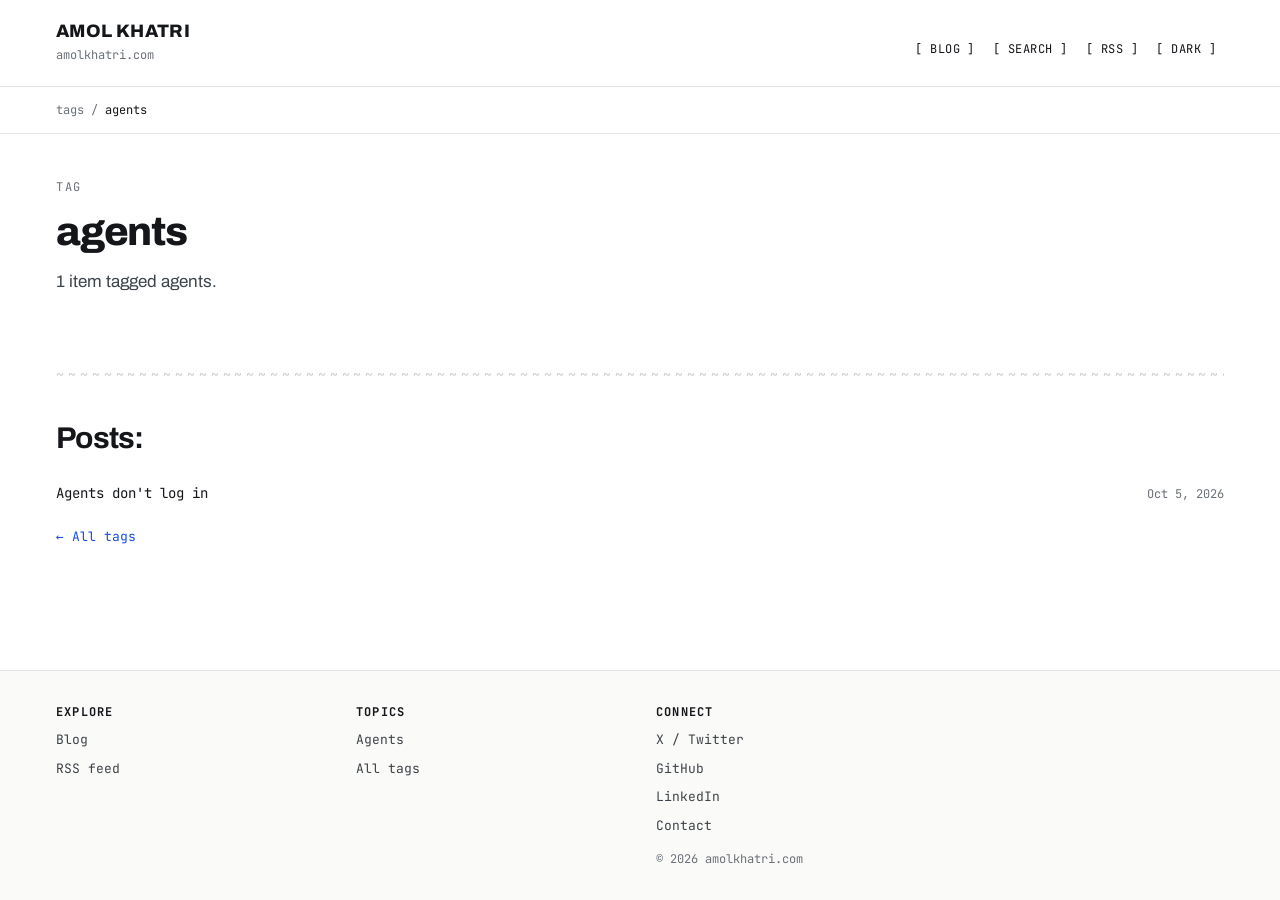
<file: tags/agents/index.html>
<!DOCTYPE html><html lang="en" data-theme="light"><head><meta charset="utf-8"><meta name="viewport" content="width=device-width, initial-scale=1"><title>agents — amolkhatri.com</title><meta name="description" content="Posts and notes tagged agents."><link rel="canonical" href="https://amolkhatri.com/tags/agents/"><meta property="og:type" content="website"><meta property="og:title" content="agents — amolkhatri.com"><meta property="og:description" content="Posts and notes tagged agents."><meta property="og:url" content="https://amolkhatri.com/tags/agents/"><meta property="og:site_name" content="amolkhatri.com"><meta property="og:image" content="https://amolkhatri.com/og.png"><meta property="og:image:width" content="1200"><meta property="og:image:height" content="630"><meta property="og:image:alt" content="Amol Khatri — amolkhatri.com"><meta name="twitter:card" content="summary_large_image"><meta name="twitter:title" content="agents — amolkhatri.com"><meta name="twitter:description" content="Posts and notes tagged agents."><meta name="twitter:image" content="https://amolkhatri.com/og.png"><meta name="theme-color" content="#ffffff" media="(prefers-color-scheme: light)"><meta name="theme-color" content="#0b0e11" media="(prefers-color-scheme: dark)"><link rel="icon" href="/favicon.svg" type="image/svg+xml"><link rel="alternate" type="application/rss+xml" title="amolkhatri.com" href="/rss.xml"><link rel="sitemap" href="/sitemap-index.xml"><!--
      Resolve the theme before first paint so there is no light flash on a
      dark-mode reload. Kept inline and tiny on purpose.
    --><script>
      (() => {
        try {
          const stored = localStorage.getItem('theme');
          const dark = stored
            ? stored === 'dark'
            : window.matchMedia('(prefers-color-scheme: dark)').matches;
          document.documentElement.dataset.theme = dark ? 'dark' : 'light';
        } catch {
          /* Private mode or blocked storage: the light default stands. */
        }
      })();
    </script><link rel="stylesheet" href="/_astro/Base.6Z8OEpAk.css"><script type="module" src="/_astro/page.CMFgH77u.js"></script></head><body><a class="skip-link" href="#main">Skip to content</a><header class="masthead masthead--compact"><div class="wrap masthead__inner"><a class="wordmark" href="/"><span class="wordmark__name">AMOL KHATRI</span><span class="wordmark__host">amolkhatri.com</span></a><nav class="nav" aria-label="Primary"><a href="/blog">[ BLOG ]</a><a href="/search">[ SEARCH ]</a><a href="/rss.xml">[ RSS ]</a><button class="theme-toggle" type="button" data-theme-toggle aria-live="polite"><span class="visually-hidden">Toggle colour theme</span><span data-theme-label>[ THEME ]</span></button><script type="module">var e=document.querySelector(`[data-theme-toggle]`),t=document.querySelector(`[data-theme-label]`),n=document.documentElement;function r(){let r=n.dataset.theme===`dark`;t&&(t.textContent=r?`[ LIGHT ]`:`[ DARK ]`),e?.setAttribute(`aria-label`,r?`Switch to light theme`:`Switch to dark theme`)}e?.addEventListener(`click`,()=>{let e=n.dataset.theme===`dark`?`light`:`dark`;n.dataset.theme=e;try{localStorage.setItem(`theme`,e)}catch{}r()}),r();</script></nav></div></header><div class="crumbs"><nav class="wrap crumbs__inner" aria-label="Breadcrumb"><a href="/tags">tags</a><span> / </span><span class="crumbs__current">agents</span></nav></div><main id="main"><div class="wrap"><section class="page-head"><div class="label">TAG</div><h1>agents</h1><p>1 item tagged agents.</p></section><div class="squiggle" aria-hidden="true">~~~~~~~~~~~~~~~~~~~~~~~~~~~~~~~~~~~~~~~~~~~~~~~~~~~~~~~~~~~~~~~~~~~~~~~~~~~~~~~~~~~~~~~~~~~~~~~~~~~~~~~~~~~~~~~~~~~~~~~~~~~~~~~~~~~~~~~~~~~~~~~~~~~~~~~~~~~~~~~~~~~~~~~~~~~~~~~~~~~~~~~~~~~~~~~~~~~~~~~~</div><section class="section" aria-labelledby="tag-posts"><h2 class="heading-sm" id="tag-posts">Posts:</h2><div class="rows"><a class="row" href="/blog/agent-delegation"><span class="row__title">Agents don&#39;t log in</span><time class="row__date" datetime="2026-10-05">Oct 5, 2026</time></a></div></section><p class="more"><a href="/tags">← All tags</a></p></div></main><footer class="site-footer"><div class="wrap site-footer__inner"><div class="footer-col"><div class="footer-col__head">EXPLORE</div><a href="/blog">Blog</a><a href="/rss.xml">RSS feed</a></div><div class="footer-col"><div class="footer-col__head">TOPICS</div><a href="/tags/agents">Agents</a><a href="/tags">All tags</a></div><div class="footer-col"><div class="footer-col__head">CONNECT</div><a href="https://x.com/amolkhatri" rel="me noopener">X / Twitter</a><a href="https://github.com/amolkhatri" rel="me noopener">GitHub</a><a href="https://www.linkedin.com/in/amolkhatri" rel="me noopener">LinkedIn</a><a href="mailto:amolkhatri@gmail.com">Contact</a><div class="footer-col__fine">© 2026 amolkhatri.com</div></div></div></footer></body></html>
</file>
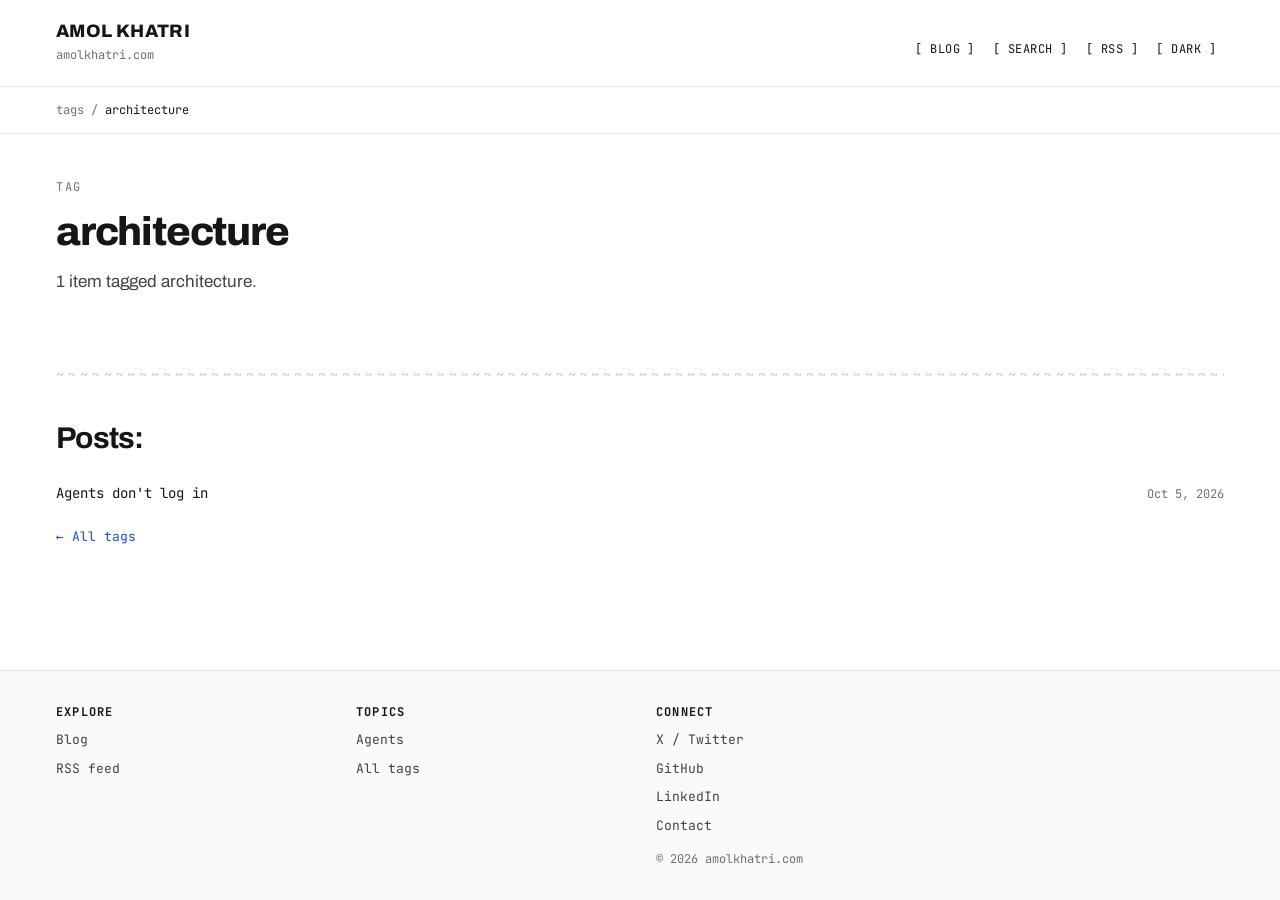
<file: tags/architecture/index.html>
<!DOCTYPE html><html lang="en" data-theme="light"><head><meta charset="utf-8"><meta name="viewport" content="width=device-width, initial-scale=1"><title>architecture — amolkhatri.com</title><meta name="description" content="Posts and notes tagged architecture."><link rel="canonical" href="https://amolkhatri.com/tags/architecture/"><meta property="og:type" content="website"><meta property="og:title" content="architecture — amolkhatri.com"><meta property="og:description" content="Posts and notes tagged architecture."><meta property="og:url" content="https://amolkhatri.com/tags/architecture/"><meta property="og:site_name" content="amolkhatri.com"><meta property="og:image" content="https://amolkhatri.com/og.png"><meta property="og:image:width" content="1200"><meta property="og:image:height" content="630"><meta property="og:image:alt" content="Amol Khatri — amolkhatri.com"><meta name="twitter:card" content="summary_large_image"><meta name="twitter:title" content="architecture — amolkhatri.com"><meta name="twitter:description" content="Posts and notes tagged architecture."><meta name="twitter:image" content="https://amolkhatri.com/og.png"><meta name="theme-color" content="#ffffff" media="(prefers-color-scheme: light)"><meta name="theme-color" content="#0b0e11" media="(prefers-color-scheme: dark)"><link rel="icon" href="/favicon.svg" type="image/svg+xml"><link rel="alternate" type="application/rss+xml" title="amolkhatri.com" href="/rss.xml"><link rel="sitemap" href="/sitemap-index.xml"><!--
      Resolve the theme before first paint so there is no light flash on a
      dark-mode reload. Kept inline and tiny on purpose.
    --><script>
      (() => {
        try {
          const stored = localStorage.getItem('theme');
          const dark = stored
            ? stored === 'dark'
            : window.matchMedia('(prefers-color-scheme: dark)').matches;
          document.documentElement.dataset.theme = dark ? 'dark' : 'light';
        } catch {
          /* Private mode or blocked storage: the light default stands. */
        }
      })();
    </script><link rel="stylesheet" href="/_astro/Base.6Z8OEpAk.css"><script type="module" src="/_astro/page.CMFgH77u.js"></script></head><body><a class="skip-link" href="#main">Skip to content</a><header class="masthead masthead--compact"><div class="wrap masthead__inner"><a class="wordmark" href="/"><span class="wordmark__name">AMOL KHATRI</span><span class="wordmark__host">amolkhatri.com</span></a><nav class="nav" aria-label="Primary"><a href="/blog">[ BLOG ]</a><a href="/search">[ SEARCH ]</a><a href="/rss.xml">[ RSS ]</a><button class="theme-toggle" type="button" data-theme-toggle aria-live="polite"><span class="visually-hidden">Toggle colour theme</span><span data-theme-label>[ THEME ]</span></button><script type="module">var e=document.querySelector(`[data-theme-toggle]`),t=document.querySelector(`[data-theme-label]`),n=document.documentElement;function r(){let r=n.dataset.theme===`dark`;t&&(t.textContent=r?`[ LIGHT ]`:`[ DARK ]`),e?.setAttribute(`aria-label`,r?`Switch to light theme`:`Switch to dark theme`)}e?.addEventListener(`click`,()=>{let e=n.dataset.theme===`dark`?`light`:`dark`;n.dataset.theme=e;try{localStorage.setItem(`theme`,e)}catch{}r()}),r();</script></nav></div></header><div class="crumbs"><nav class="wrap crumbs__inner" aria-label="Breadcrumb"><a href="/tags">tags</a><span> / </span><span class="crumbs__current">architecture</span></nav></div><main id="main"><div class="wrap"><section class="page-head"><div class="label">TAG</div><h1>architecture</h1><p>1 item tagged architecture.</p></section><div class="squiggle" aria-hidden="true">~~~~~~~~~~~~~~~~~~~~~~~~~~~~~~~~~~~~~~~~~~~~~~~~~~~~~~~~~~~~~~~~~~~~~~~~~~~~~~~~~~~~~~~~~~~~~~~~~~~~~~~~~~~~~~~~~~~~~~~~~~~~~~~~~~~~~~~~~~~~~~~~~~~~~~~~~~~~~~~~~~~~~~~~~~~~~~~~~~~~~~~~~~~~~~~~~~~~~~~~</div><section class="section" aria-labelledby="tag-posts"><h2 class="heading-sm" id="tag-posts">Posts:</h2><div class="rows"><a class="row" href="/blog/agent-delegation"><span class="row__title">Agents don&#39;t log in</span><time class="row__date" datetime="2026-10-05">Oct 5, 2026</time></a></div></section><p class="more"><a href="/tags">← All tags</a></p></div></main><footer class="site-footer"><div class="wrap site-footer__inner"><div class="footer-col"><div class="footer-col__head">EXPLORE</div><a href="/blog">Blog</a><a href="/rss.xml">RSS feed</a></div><div class="footer-col"><div class="footer-col__head">TOPICS</div><a href="/tags/agents">Agents</a><a href="/tags">All tags</a></div><div class="footer-col"><div class="footer-col__head">CONNECT</div><a href="https://x.com/amolkhatri" rel="me noopener">X / Twitter</a><a href="https://github.com/amolkhatri" rel="me noopener">GitHub</a><a href="https://www.linkedin.com/in/amolkhatri" rel="me noopener">LinkedIn</a><a href="mailto:amolkhatri@gmail.com">Contact</a><div class="footer-col__fine">© 2026 amolkhatri.com</div></div></div></footer></body></html>
</file>
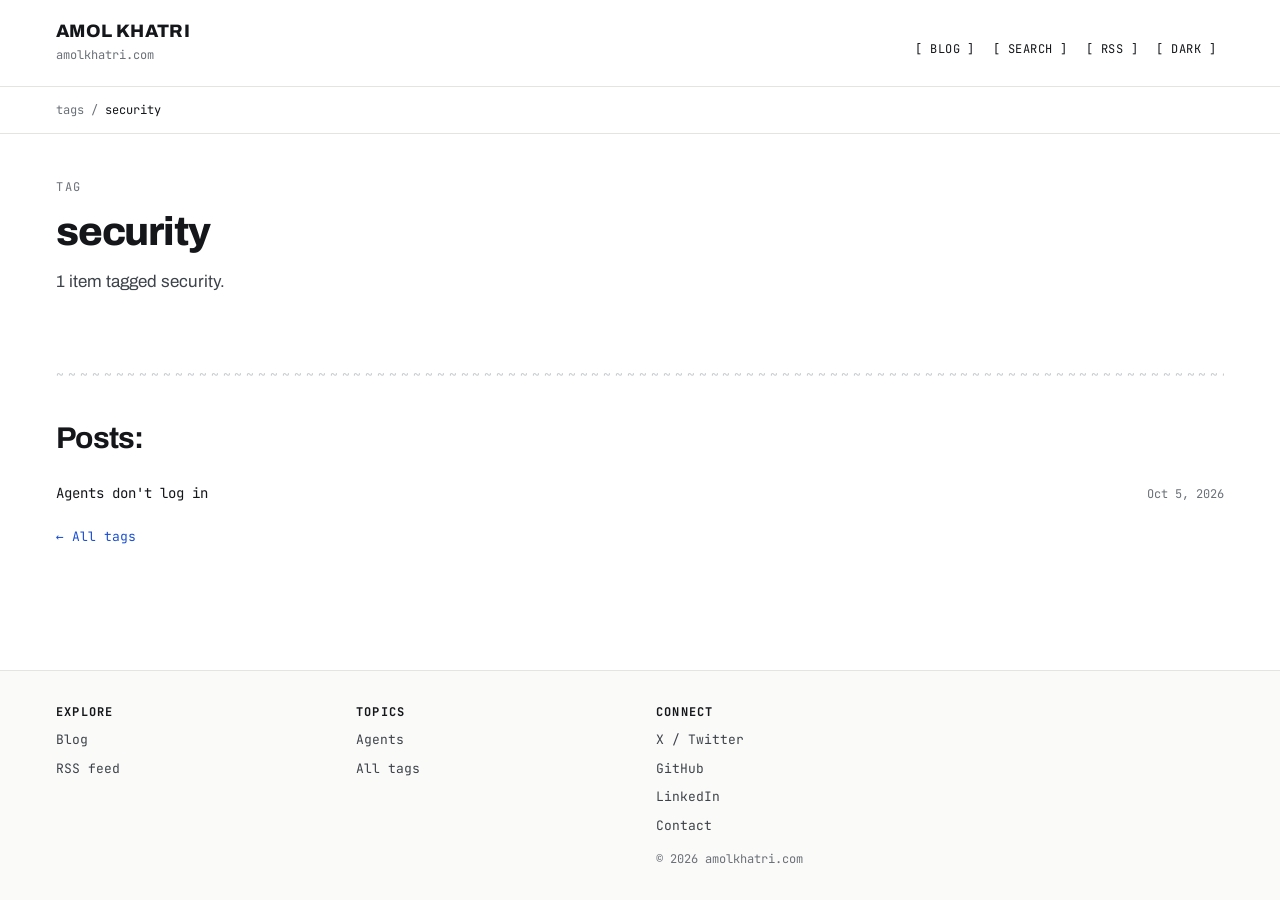
<file: tags/security/index.html>
<!DOCTYPE html><html lang="en" data-theme="light"><head><meta charset="utf-8"><meta name="viewport" content="width=device-width, initial-scale=1"><title>security — amolkhatri.com</title><meta name="description" content="Posts and notes tagged security."><link rel="canonical" href="https://amolkhatri.com/tags/security/"><meta property="og:type" content="website"><meta property="og:title" content="security — amolkhatri.com"><meta property="og:description" content="Posts and notes tagged security."><meta property="og:url" content="https://amolkhatri.com/tags/security/"><meta property="og:site_name" content="amolkhatri.com"><meta property="og:image" content="https://amolkhatri.com/og.png"><meta property="og:image:width" content="1200"><meta property="og:image:height" content="630"><meta property="og:image:alt" content="Amol Khatri — amolkhatri.com"><meta name="twitter:card" content="summary_large_image"><meta name="twitter:title" content="security — amolkhatri.com"><meta name="twitter:description" content="Posts and notes tagged security."><meta name="twitter:image" content="https://amolkhatri.com/og.png"><meta name="theme-color" content="#ffffff" media="(prefers-color-scheme: light)"><meta name="theme-color" content="#0b0e11" media="(prefers-color-scheme: dark)"><link rel="icon" href="/favicon.svg" type="image/svg+xml"><link rel="alternate" type="application/rss+xml" title="amolkhatri.com" href="/rss.xml"><link rel="sitemap" href="/sitemap-index.xml"><!--
      Resolve the theme before first paint so there is no light flash on a
      dark-mode reload. Kept inline and tiny on purpose.
    --><script>
      (() => {
        try {
          const stored = localStorage.getItem('theme');
          const dark = stored
            ? stored === 'dark'
            : window.matchMedia('(prefers-color-scheme: dark)').matches;
          document.documentElement.dataset.theme = dark ? 'dark' : 'light';
        } catch {
          /* Private mode or blocked storage: the light default stands. */
        }
      })();
    </script><link rel="stylesheet" href="/_astro/Base.6Z8OEpAk.css"><script type="module" src="/_astro/page.CMFgH77u.js"></script></head><body><a class="skip-link" href="#main">Skip to content</a><header class="masthead masthead--compact"><div class="wrap masthead__inner"><a class="wordmark" href="/"><span class="wordmark__name">AMOL KHATRI</span><span class="wordmark__host">amolkhatri.com</span></a><nav class="nav" aria-label="Primary"><a href="/blog">[ BLOG ]</a><a href="/search">[ SEARCH ]</a><a href="/rss.xml">[ RSS ]</a><button class="theme-toggle" type="button" data-theme-toggle aria-live="polite"><span class="visually-hidden">Toggle colour theme</span><span data-theme-label>[ THEME ]</span></button><script type="module">var e=document.querySelector(`[data-theme-toggle]`),t=document.querySelector(`[data-theme-label]`),n=document.documentElement;function r(){let r=n.dataset.theme===`dark`;t&&(t.textContent=r?`[ LIGHT ]`:`[ DARK ]`),e?.setAttribute(`aria-label`,r?`Switch to light theme`:`Switch to dark theme`)}e?.addEventListener(`click`,()=>{let e=n.dataset.theme===`dark`?`light`:`dark`;n.dataset.theme=e;try{localStorage.setItem(`theme`,e)}catch{}r()}),r();</script></nav></div></header><div class="crumbs"><nav class="wrap crumbs__inner" aria-label="Breadcrumb"><a href="/tags">tags</a><span> / </span><span class="crumbs__current">security</span></nav></div><main id="main"><div class="wrap"><section class="page-head"><div class="label">TAG</div><h1>security</h1><p>1 item tagged security.</p></section><div class="squiggle" aria-hidden="true">~~~~~~~~~~~~~~~~~~~~~~~~~~~~~~~~~~~~~~~~~~~~~~~~~~~~~~~~~~~~~~~~~~~~~~~~~~~~~~~~~~~~~~~~~~~~~~~~~~~~~~~~~~~~~~~~~~~~~~~~~~~~~~~~~~~~~~~~~~~~~~~~~~~~~~~~~~~~~~~~~~~~~~~~~~~~~~~~~~~~~~~~~~~~~~~~~~~~~~~~</div><section class="section" aria-labelledby="tag-posts"><h2 class="heading-sm" id="tag-posts">Posts:</h2><div class="rows"><a class="row" href="/blog/agent-delegation"><span class="row__title">Agents don&#39;t log in</span><time class="row__date" datetime="2026-10-05">Oct 5, 2026</time></a></div></section><p class="more"><a href="/tags">← All tags</a></p></div></main><footer class="site-footer"><div class="wrap site-footer__inner"><div class="footer-col"><div class="footer-col__head">EXPLORE</div><a href="/blog">Blog</a><a href="/rss.xml">RSS feed</a></div><div class="footer-col"><div class="footer-col__head">TOPICS</div><a href="/tags/agents">Agents</a><a href="/tags">All tags</a></div><div class="footer-col"><div class="footer-col__head">CONNECT</div><a href="https://x.com/amolkhatri" rel="me noopener">X / Twitter</a><a href="https://github.com/amolkhatri" rel="me noopener">GitHub</a><a href="https://www.linkedin.com/in/amolkhatri" rel="me noopener">LinkedIn</a><a href="mailto:amolkhatri@gmail.com">Contact</a><div class="footer-col__fine">© 2026 amolkhatri.com</div></div></div></footer></body></html>
</file>
<file: _astro/Base.6Z8OEpAk.css>
@font-face{font-family:Archivo Variable;font-style:normal;font-display:swap;font-weight:100 900;src:url(/_astro/archivo-vietnamese-wght-normal.XAtsl5Q_.woff2)format("woff2-variations");unicode-range:U+102-103,U+110-111,U+128-129,U+168-169,U+1A0-1A1,U+1AF-1B0,U+300-301,U+303-304,U+308-309,U+323,U+329,U+1EA0-1EF9,U+20AB}@font-face{font-family:Archivo Variable;font-style:normal;font-display:swap;font-weight:100 900;src:url(/_astro/archivo-latin-ext-wght-normal.C4zznr8T.woff2)format("woff2-variations");unicode-range:U+100-2BA,U+2BD-2C5,U+2C7-2CC,U+2CE-2D7,U+2DD-2FF,U+304,U+308,U+329,U+1D00-1DBF,U+1E00-1E9F,U+1EF2-1EFF,U+2020,U+20A0-20AB,U+20AD-20C0,U+2113,U+2C60-2C7F,U+A720-A7FF}@font-face{font-family:Archivo Variable;font-style:normal;font-display:swap;font-weight:100 900;src:url(/_astro/archivo-latin-wght-normal.E0tuGl4L.woff2)format("woff2-variations");unicode-range:U+??,U+131,U+152-153,U+2BB-2BC,U+2C6,U+2DA,U+2DC,U+304,U+308,U+329,U+2000-206F,U+20AC,U+2122,U+2191,U+2193,U+2212,U+2215,U+FEFF,U+FFFD}@font-face{font-family:JetBrains Mono;font-style:normal;font-display:swap;font-weight:400;src:url(/_astro/jetbrains-mono-latin-400-normal.V6pRDFza.woff2)format("woff2"),url(/_astro/jetbrains-mono-latin-400-normal.6-qcROiO.woff)format("woff")}@font-face{font-family:JetBrains Mono;font-style:normal;font-display:swap;font-weight:500;src:url(/_astro/jetbrains-mono-latin-500-normal.BWZEU5yA.woff2)format("woff2"),url(/_astro/jetbrains-mono-latin-500-normal.CJOVTJB7.woff)format("woff")}@font-face{font-family:JetBrains Mono;font-style:normal;font-display:swap;font-weight:700;src:url(/_astro/jetbrains-mono-latin-700-normal.BYuf6tUa.woff2)format("woff2"),url(/_astro/jetbrains-mono-latin-700-normal.D3wTyLJW.woff)format("woff")}:root{--mono:"JetBrains Mono", ui-monospace, "SFMono-Regular", Menlo, monospace;--sans:"Archivo Variable", Archivo, system-ui, -apple-system, "Segoe UI", sans-serif;--bg:#fff;--panel:#fafaf8;--rule:#e4e4e0;--rule-dashed:#d5d5d0;--ink:#14161a;--ink-2:#2e333a;--ink-3:#3d434a;--dim:#6b7178;--faint:#9aa0a6;--ghost:#c9cccf;--accent:#1a4fd6;--accent-soft:#1a4fd614;--invert-bg:#14161a;--invert-ink:#fff;--invert-dim:#9aa3ab;--selection:#1a4fd629;--gutter:56px;--measure:780px;--shell:1280px;--rail:300px;color-scheme:light}:root[data-theme=dark]{--bg:#0b0e11;--panel:#12161a;--rule:#222a31;--rule-dashed:#2b343c;--ink:#e6eaed;--ink-2:#c6cdd3;--ink-3:#b6bdc4;--dim:#8b959e;--faint:#79838c;--ghost:#2b343c;--accent:#4d9fff;--accent-soft:#4d9fff1f;--invert-bg:#12161a;--invert-ink:#e6eaed;--invert-dim:#8b959e;--selection:#4d9fff38;color-scheme:dark}*,:before,:after{box-sizing:border-box}*{margin:0;padding:0}html{background:var(--bg);-webkit-text-size-adjust:100%;scroll-behavior:smooth;scroll-padding-top:24px}@media (prefers-reduced-motion:reduce){html{scroll-behavior:auto}*,:before,:after{transition-duration:.01ms!important;animation-duration:.01ms!important}}body{background:var(--bg);min-height:100vh;color:var(--ink);font-family:var(--mono);-webkit-font-smoothing:antialiased;-moz-osx-font-smoothing:grayscale;flex-direction:column;font-size:14px;line-height:1.5;display:flex}::selection{background:var(--selection)}a{color:inherit;text-decoration:none}a:hover{color:var(--accent);text-underline-offset:3px;text-decoration:underline}a.link{color:var(--accent)}:where(a,button,input,summary):focus-visible{outline:2px solid var(--accent);outline-offset:2px}img,svg,video{max-width:100%;height:auto;display:block}hr{background:var(--rule);border:0;height:1px}[hidden]{display:none!important}.visually-hidden{clip-path:inset(50%);white-space:nowrap;border:0;width:1px;height:1px;padding:0;position:absolute;overflow:hidden}.skip-link{z-index:100;background:var(--ink);color:var(--bg);letter-spacing:.08em;padding:10px 16px;font-size:12px;position:absolute;top:0;left:-9999px}.skip-link:focus{text-decoration:none;top:8px;left:8px}.wrap{width:100%;max-width:var(--shell);padding-inline:var(--gutter);margin-inline:auto}main{flex:1 0 auto;padding-bottom:64px}.squiggle{font-family:var(--mono);letter-spacing:.3em;color:var(--ghost);white-space:nowrap;user-select:none;flex-shrink:0;margin-block:36px 0;font-size:13px;overflow:hidden}.hairline{background:var(--rule);border:0;height:1px}.label{font-family:var(--mono);letter-spacing:.14em;color:var(--dim);text-transform:uppercase;font-size:12px}.label--accent{color:var(--accent)}.heading-sm{letter-spacing:.02em;color:var(--ink);font-size:13px;font-weight:700}.banner{background:var(--invert-bg);color:var(--invert-ink);flex-shrink:0}.banner__inner{justify-content:space-between;align-items:center;gap:16px;padding-block:12px;display:flex}.banner a{color:var(--invert-ink);font-size:13px}.banner__meta{color:var(--invert-dim);flex-shrink:0;font-size:12px}.masthead{border-bottom:1px solid var(--rule);flex-shrink:0}.masthead__inner{justify-content:space-between;align-items:flex-end;gap:24px;padding-block:28px;display:flex}.masthead--compact .masthead__inner{padding-block:22px}.wordmark{flex-direction:column;gap:4px;display:flex}.wordmark:hover{color:inherit;text-decoration:none}.wordmark__name{font-family:var(--sans);letter-spacing:.02em;font-size:22px;font-weight:800;line-height:1.1}.masthead--compact .wordmark__name{font-size:18px}.wordmark__host{color:var(--dim);font-size:12px}.wordmark:hover .wordmark__name{color:var(--accent)}.nav{letter-spacing:.04em;flex-wrap:wrap;align-items:center;gap:2px;font-size:12px;display:flex}.nav a{white-space:nowrap;padding:6px 8px}.nav a[aria-current=page]{color:var(--accent)}.theme-toggle{appearance:none;font-family:var(--mono);letter-spacing:.04em;color:inherit;cursor:pointer;background:0 0;border:0;padding:6px 8px;font-size:12px}.theme-toggle:hover{color:var(--accent)}.crumbs{border-bottom:1px solid var(--rule);flex-shrink:0}.crumbs__inner{color:var(--dim);overflow-wrap:anywhere;padding-block:14px;font-size:12px}.crumbs a{color:var(--dim)}.crumbs__current{color:var(--ink)}.hero{flex-direction:column;gap:18px;padding-block:52px 40px;display:flex}.hero h1{font-family:var(--sans);letter-spacing:-.035em;max-width:900px;font-size:clamp(30px,4.4vw,52px);font-weight:800;line-height:1.05}.hero p{font-family:var(--sans);max-width:720px;color:var(--ink-3);font-size:18px;line-height:1.7}.page-head{flex-direction:column;gap:14px;padding-block:44px 32px;display:flex}.page-head h1{font-family:var(--sans);letter-spacing:-.03em;font-size:clamp(28px,3.4vw,40px);font-weight:800;line-height:1.1}.page-head p{font-family:var(--sans);max-width:680px;color:var(--ink-3);font-size:17px;line-height:1.7}.cols{grid-template-columns:minmax(0,1fr) 380px;gap:64px;padding-block:36px 0;display:grid}.col{flex-direction:column;gap:14px;min-width:0;display:flex}.rows{flex-direction:column;display:flex}.row{justify-content:space-between;align-items:baseline;gap:24px;padding-block:9px;font-size:14px;line-height:1.5;display:flex}.row:hover{text-decoration:none}.row__title{min-width:0}.row:hover .row__title{color:var(--accent);text-underline-offset:3px;text-decoration:underline}.row__date{color:var(--dim);font-variant-numeric:tabular-nums;flex-shrink:0;font-size:12px}.row--stacked{flex-direction:column;align-items:flex-start;gap:2px;font-size:13.5px}.row--split{justify-content:flex-start;align-items:baseline;gap:14px;padding-block:8px}.row__handle{width:120px;color:var(--accent);flex-shrink:0}.row__summary{color:var(--ink-3)}.row--split .status{margin-left:auto}.row__tags{color:var(--faint);flex-shrink:0;font-size:11.5px}.more{padding-top:14px;font-size:13px}.more a{color:var(--accent)}.year-group{flex-direction:column;gap:8px;padding-block:26px 0;display:flex}.year-group__label{letter-spacing:.14em;color:var(--dim);border-bottom:1px solid var(--rule);padding-bottom:8px;font-size:12px;font-weight:700}.empty{color:var(--dim);padding-block:24px;font-size:13px}.section{flex-direction:column;gap:18px;padding-block:36px 0;display:flex}.section h2{font-family:var(--sans);letter-spacing:-.025em;font-size:clamp(24px,2.6vw,30px);font-weight:700;line-height:1.2}.grid-2{grid-template-columns:repeat(2,minmax(0,1fr));gap:10px 64px;display:grid}.contact-row{flex-wrap:wrap;gap:16px 48px;padding-block:28px 0;font-size:13px;display:flex}.contact-row--flush{padding-block:0}.contact-row__key{color:var(--dim)}.contact-row a{color:var(--accent)}.site-footer{border-top:1px solid var(--rule);background:var(--panel);flex-shrink:0;margin-top:auto}.site-footer__inner{grid-template-columns:repeat(4,minmax(0,1fr));gap:32px;padding-block:32px;display:grid}.footer-col{flex-direction:column;gap:9px;min-width:0;display:flex}.footer-col__head{letter-spacing:.1em;color:var(--ink);font-size:12px;font-weight:700}.footer-col a{color:var(--ink-3);font-size:13px}.footer-col__fine{color:var(--dim);padding-top:6px;font-size:12px}.article-shell{grid-template-columns:minmax(0, 1fr) var(--rail);align-items:start;gap:72px;padding-block:48px 0;display:grid}.article{max-width:var(--measure);flex-direction:column;gap:26px;min-width:0;display:flex}.article--solo{padding-block:48px 0}.article__head{flex-direction:column;gap:16px;display:flex}.article__head h1{font-family:var(--sans);letter-spacing:-.035em;font-size:clamp(30px,3.8vw,46px);font-weight:800;line-height:1.08}.article__meta{color:var(--dim);flex-wrap:wrap;align-items:center;gap:6px 10px;font-size:12.5px;display:flex}.article__meta a{color:var(--accent)}.article__meta .sep{color:var(--ghost)}.standfirst{font-family:var(--sans);color:var(--ink);font-size:21px;font-weight:500;line-height:1.6}.rail{flex-direction:column;gap:32px;min-width:0;display:flex;position:sticky;top:24px}.rail__block{flex-direction:column;gap:10px;display:flex}.rail__head{letter-spacing:.12em;color:var(--ink);font-size:11.5px;font-weight:700}.rail__block a{color:var(--ink-3);font-size:13px;line-height:1.5}.rail__block a.is-current{color:var(--ink);font-weight:500}.rail__block a.link{color:var(--accent)}.rail__action{appearance:none;font-family:var(--mono);text-align:left;color:var(--accent);cursor:pointer;background:0 0;border:0;padding:0;font-size:13px;line-height:1.5}.rail__action:hover{text-underline-offset:3px;text-decoration:underline}.rail__kv{justify-content:space-between;gap:10px;font-size:12.5px;display:flex}.rail__kv dt{color:var(--dim)}.rail__kv dd{text-align:right;font-variant-numeric:tabular-nums}.toc a.is-active{color:var(--accent)}.toc a[data-depth="3"]{padding-left:14px}.adjacent{flex-wrap:wrap;justify-content:space-between;align-items:flex-start;gap:40px;display:flex}.adjacent__item{flex-direction:column;gap:5px;max-width:320px;display:flex}.adjacent__item--next{text-align:right;margin-left:auto}.adjacent__label{letter-spacing:.12em;color:var(--dim);font-size:11.5px}.adjacent__title{font-family:var(--sans);font-size:16px;font-weight:600;line-height:1.35}.prose{font-family:var(--sans);color:var(--ink-2);flex-direction:column;gap:26px;font-size:18px;line-height:1.8;display:flex}.prose>*{min-width:0}.prose p{overflow-wrap:break-word}.prose a{color:var(--accent);text-underline-offset:3px;text-decoration:underline 1px}.prose strong{color:var(--ink);font-weight:700}.prose h2,.prose h3,.prose h4{font-family:var(--sans);color:var(--ink);letter-spacing:-.025em;margin-top:16px;scroll-margin-top:24px;line-height:1.25}.prose h2{font-size:clamp(23px,2.3vw,27px);font-weight:700}.prose h2:before{content:"## ";font-family:var(--mono);color:var(--accent);font-size:.82em;font-weight:400}.prose h3{font-size:21px;font-weight:700}.prose h3:before{content:"### ";font-family:var(--mono);color:var(--accent);font-size:.8em;font-weight:400}.prose h4{font-size:18px;font-weight:700}.prose ul,.prose ol{flex-direction:column;gap:8px;padding-left:26px;display:flex}.prose li::marker{color:var(--faint)}.prose blockquote{border-left:3px solid var(--accent);background:var(--panel);color:var(--ink);padding:18px 20px;font-size:18px;line-height:1.65}.prose blockquote p+p{margin-top:10px}.prose img,.prose video{border:1px solid var(--rule)}.prose video{aspect-ratio:16/9;background:#0b0e11;width:100%}.prose figure{flex-direction:column;gap:8px;display:flex}.prose figcaption{font-family:var(--mono);color:var(--dim);font-size:11.5px}.prose table{border-collapse:collapse;width:100%;font-family:var(--mono);font-size:13px}.prose :is(th,td){border:1px solid var(--rule);text-align:left;padding:9px 12px}.prose th{background:var(--panel);color:var(--ink);font-weight:700}.prose hr{background:var(--rule);border:0;height:1px}.prose kbd{font-family:var(--mono);border:1px solid var(--rule);border-bottom-width:2px;padding:1px 5px;font-size:12px}.prose :is(table,pre){display:block;overflow-x:auto}.prose :not(pre)>code{font-family:var(--mono);background:var(--panel);border:1px solid var(--rule);color:var(--ink);overflow-wrap:anywhere;padding:1px 5px;font-size:.82em}.prose pre{font-family:var(--mono);border:1px solid var(--rule);tab-size:2;padding:14px 16px;font-size:13.5px;line-height:1.85;background:var(--panel)!important}.prose pre code{background:0 0;border:0;padding:0;font-family:inherit}:root[data-theme=dark] .astro-code,:root[data-theme=dark] .astro-code span{color:var(--shiki-dark)!important;font-style:var(--shiki-dark-font-style)!important;font-weight:var(--shiki-dark-font-weight)!important;text-decoration:var(--shiki-dark-text-decoration)!important}.code-panel{border:1px solid var(--rule)}.code-panel__bar{background:var(--panel);border-bottom:1px solid var(--rule);height:34px;font-family:var(--mono);color:var(--dim);justify-content:space-between;align-items:center;gap:12px;padding:0 14px;font-size:11.5px;display:flex}.code-panel__lang{letter-spacing:.1em;flex-shrink:0}.code-panel pre{border:0}.callout{border-left:3px solid var(--accent);background:var(--panel);flex-direction:column;gap:8px;padding:18px 20px;display:flex}.callout__label{font-family:var(--mono);letter-spacing:.16em;color:var(--accent);font-size:10.5px}.callout__body{font-family:var(--sans);color:var(--ink);font-size:18px;line-height:1.65}.figure-placeholder{border:1px dashed var(--rule-dashed);background:var(--panel);text-align:center;min-height:240px;font-family:var(--mono);color:var(--faint);justify-content:center;align-items:center;padding:24px;font-size:12px;display:flex}.tag-cloud{flex-wrap:wrap;gap:8px;display:flex}.tag-cloud--spaced{padding-block:36px 0}.tag{border:1px solid var(--rule);color:var(--ink-3);align-items:baseline;gap:6px;padding:5px 9px;font-size:12.5px;display:inline-flex}.tag:hover{border-color:var(--accent);color:var(--accent);text-decoration:none}.tag__count{color:var(--faint);font-variant-numeric:tabular-nums;font-size:11px}.status{letter-spacing:.1em;border:1px solid var(--rule);color:var(--dim);flex-shrink:0;padding:2px 6px;font-size:11px}.status[data-status=live]{color:var(--accent);border-color:var(--accent)}.search-form{flex-wrap:wrap;gap:8px;display:flex}.search-form .field{width:min(420px,100%)}.search-meta{color:var(--dim);padding-block:16px 0;font-size:12px}.search-kind{letter-spacing:.1em;color:var(--faint);flex-shrink:0;font-size:11px}mark{background:var(--accent-soft);color:var(--ink)}@media (width<=1100px){:root{--gutter:32px;--rail:260px}.cols{grid-template-columns:minmax(0,1fr) 300px;gap:40px}.article-shell{gap:44px}}@media (width<=900px){.cols,.article-shell{grid-template-columns:minmax(0,1fr);gap:40px}.rail{border-top:1px solid var(--rule);padding-top:28px;position:static}.site-footer__inner{grid-template-columns:repeat(2,minmax(0,1fr))}.grid-2{grid-template-columns:minmax(0,1fr);gap:4px}}@media (width<=640px){:root{--gutter:20px}body{font-size:13.5px}.banner__inner{flex-direction:column;align-items:flex-start;gap:6px}.masthead__inner{flex-direction:column;align-items:flex-start;gap:16px;padding-block:20px}.nav{margin-left:-8px}.hero{padding-block:36px 28px}.hero p,.prose{font-size:17px}.row{flex-direction:column;align-items:flex-start;gap:3px}.row--split{gap:2px}.row__handle{width:auto}.search-form{flex-direction:column}.standfirst{font-size:19px}.adjacent{gap:24px}.adjacent__item,.adjacent__item--next{text-align:left;max-width:none;margin-left:0}.site-footer__inner{grid-template-columns:minmax(0,1fr);gap:26px}}@media print{.banner,.nav,.rail,.site-footer,.squiggle,.adjacent{display:none!important}body{color:#000;background:#fff}.article-shell{display:block}}.cols--single{grid-template-columns:minmax(0,1fr)}
</file>
